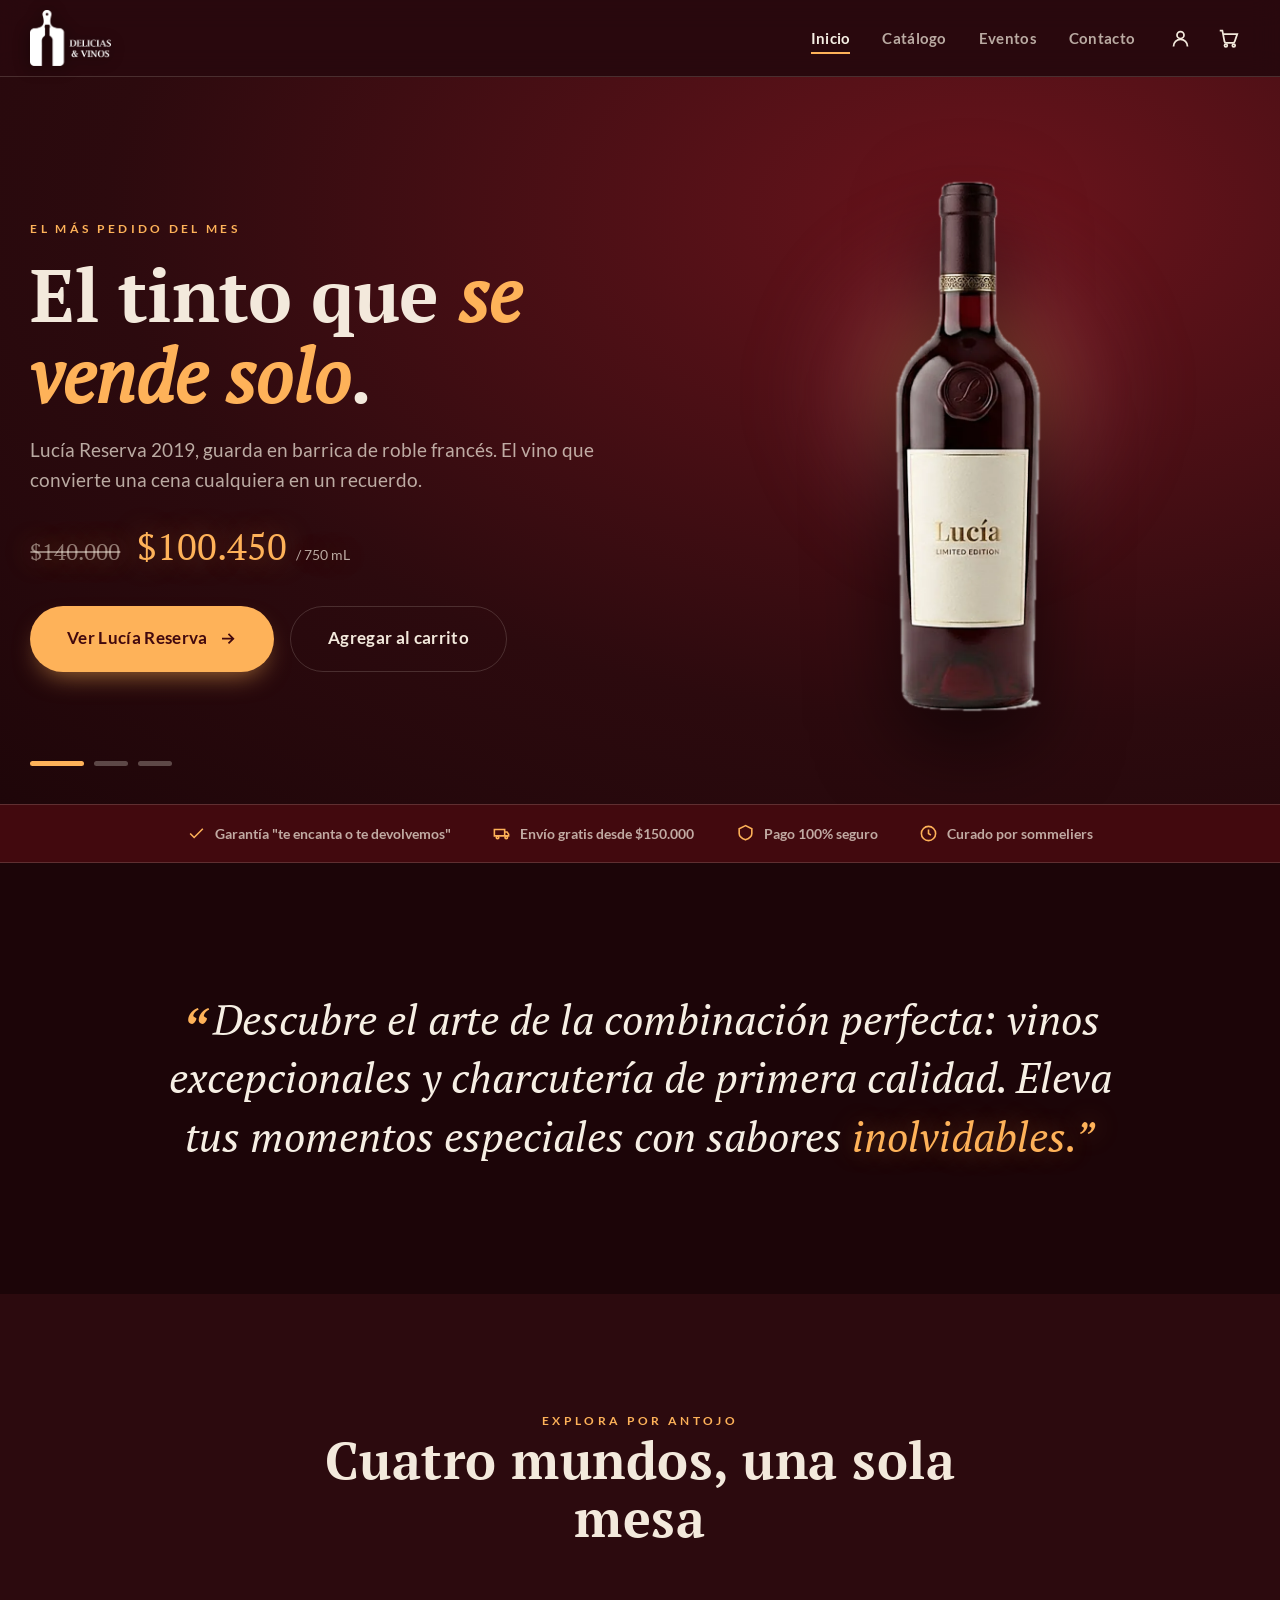
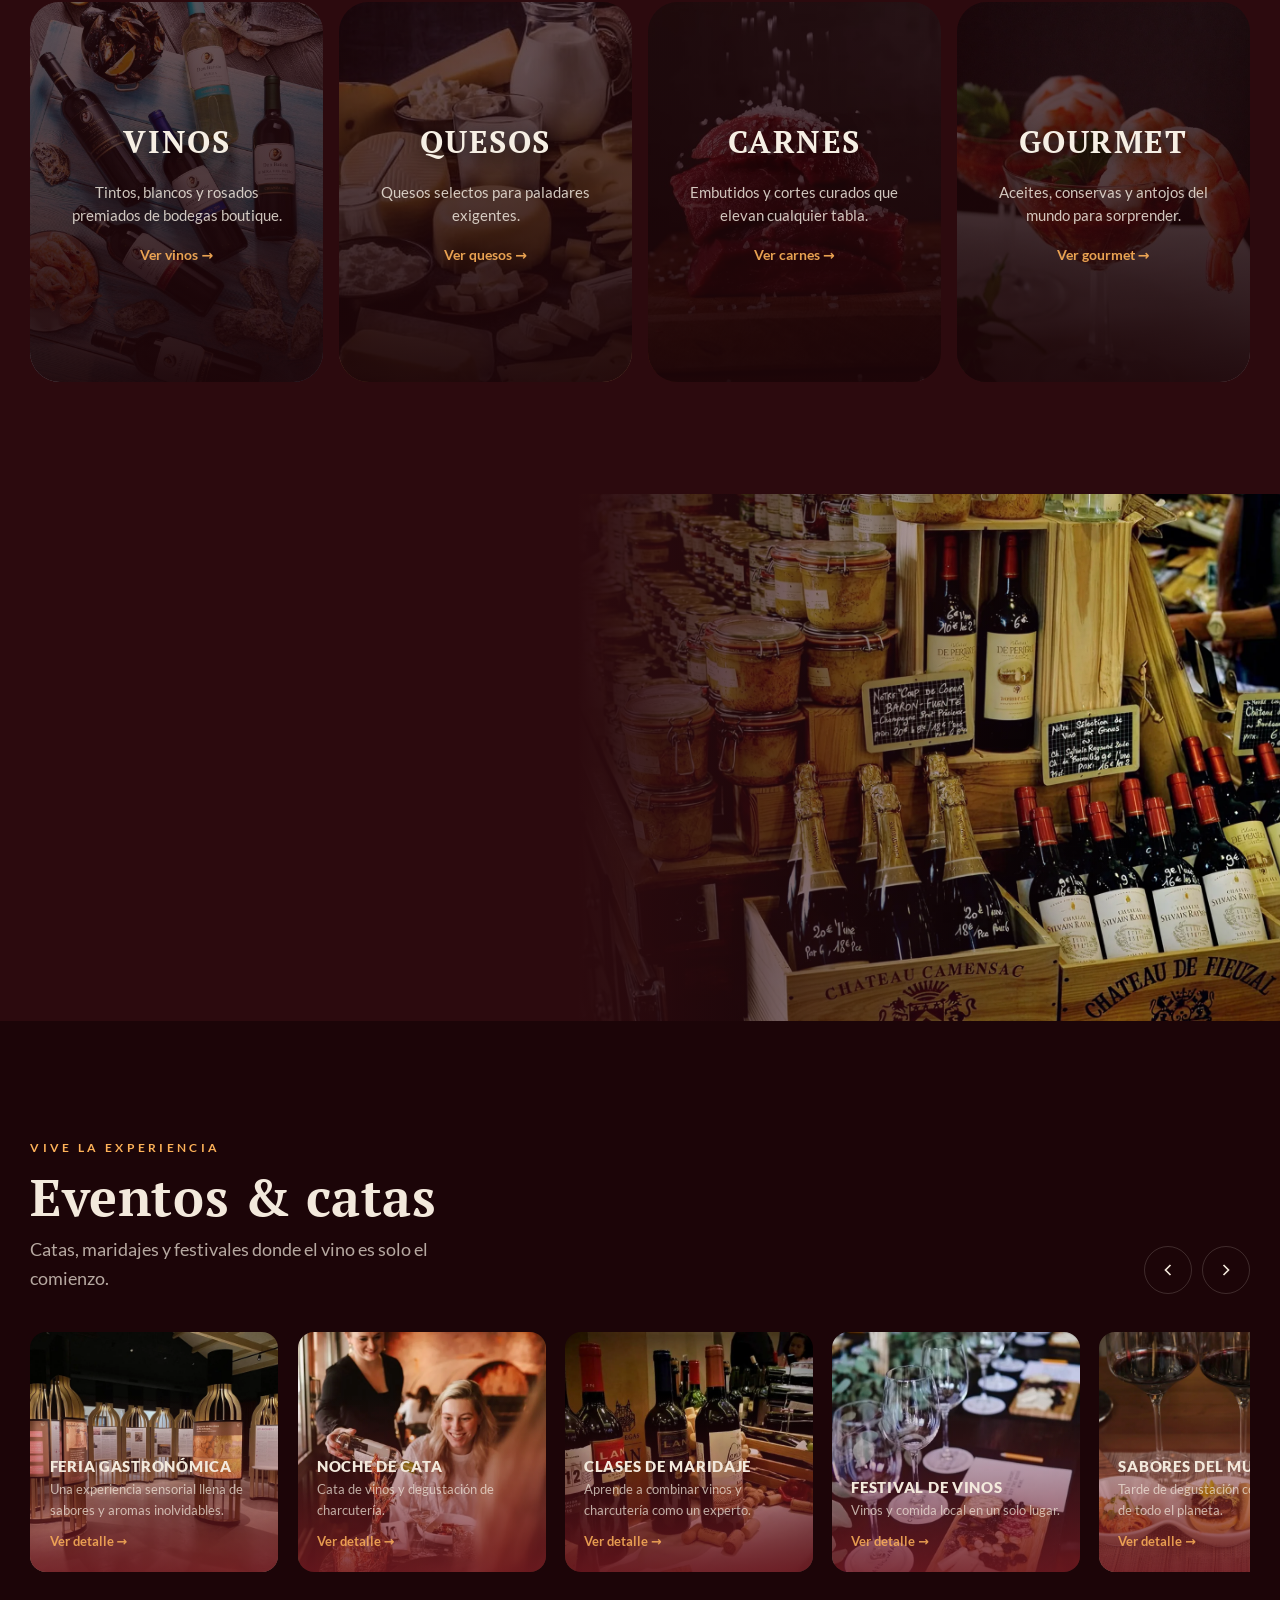
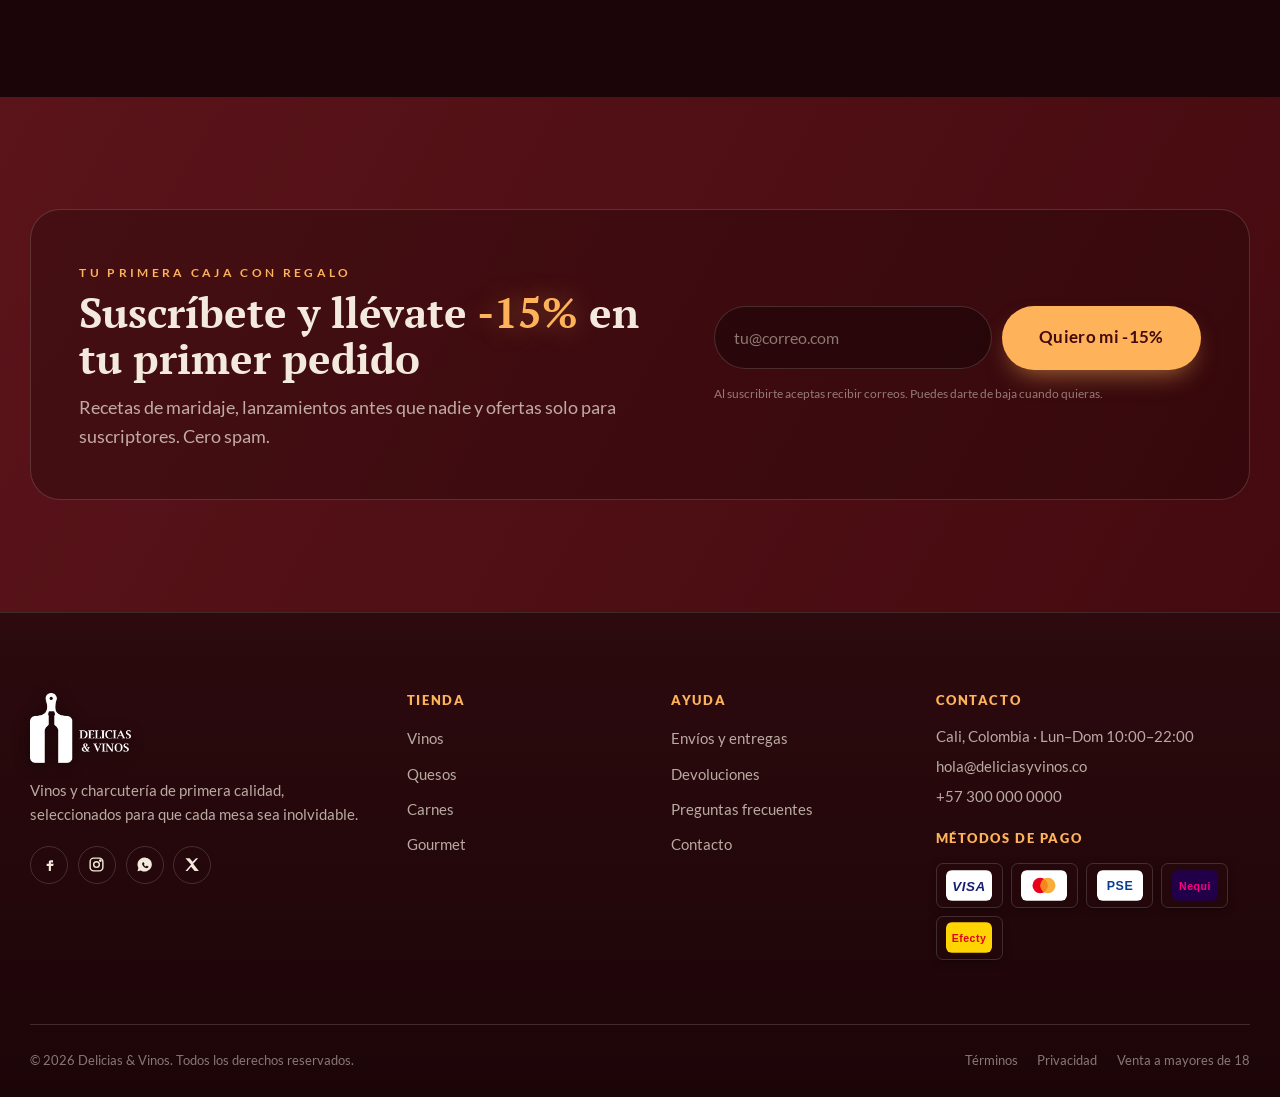
<file: index.html>
<!DOCTYPE html>
<html lang="es">
<head>
  <meta charset="UTF-8" />
  <meta name="viewport" content="width=device-width, initial-scale=1.0" />
  <title>Delicias & Vinos — Vinos y charcutería que se recuerdan</title>
  <meta name="description" content="Vinos seleccionados, quesos, carnes y gourmet de primera calidad. Arma tu caja hoy y recíbela en casa. Ofertas de hasta 75%." />
  <link rel="stylesheet" href="css/base.css" />
  <link rel="stylesheet" href="css/home.css" />
</head>
<body>
  <!-- ===================== HEADER ===================== -->
  <header class="site-header">
    <div class="container header-inner">
      <a class="brand" href="index.html" aria-label="Inicio — Delicias & Vinos">
        <img class="brand__mark" src="assets/img/logo.webp" alt="Delicias & Vinos" />
        <span class="brand__name">Delicias&nbsp;&amp;&nbsp;Vinos<small>Selección gourmet</small></span>
      </a>

      <nav class="main-nav" aria-label="Principal">
        <ul>
          <li><a href="index.html" aria-current="page">Inicio</a></li>
          <li><a href="catalogo.html">Catálogo</a></li>
          <li><a href="index.html#eventos">Eventos</a></li>
          <li><a href="index.html#contacto">Contacto</a></li>
        </ul>
      </nav>

      <div class="header-actions">
        <a class="icon-btn" href="catalogo.html" aria-label="Mi cuenta">
          <svg viewBox="0 0 24 24" fill="none" stroke="currentColor" stroke-width="2"><circle cx="12" cy="8" r="4"/><path d="M4 21a8 8 0 0 1 16 0"/></svg>
        </a>
        <a class="icon-btn" href="catalogo.html" aria-label="Carrito">
          <svg viewBox="0 0 24 24" fill="none" stroke="currentColor" stroke-width="2"><circle cx="9" cy="20" r="1.6"/><circle cx="18" cy="20" r="1.6"/><path d="M2 3h3l2.4 12.4a2 2 0 0 0 2 1.6h7.7a2 2 0 0 0 2-1.6L22 7H6"/></svg>
          <span class="cart-count" style="display:none">0</span>
        </a>
      </div>

      <button class="nav-toggle" aria-label="Abrir menú" aria-expanded="false">
        <svg viewBox="0 0 24 24" fill="none" stroke="currentColor" stroke-width="2"><path d="M3 6h18M3 12h18M3 18h18"/></svg>
      </button>
    </div>
  </header>
  <div class="nav-backdrop" aria-hidden="true"></div>

  <main>
    <!-- ===================== HERO · CARRUSEL DE OFERTAS ===================== -->
    <section class="hero" data-carousel data-interval="6000" aria-label="Ofertas destacadas">
      <div class="hero__track">

        <!-- Slide 1 · Lucía -->
        <article class="hero__slide" data-bg="radial-gradient(120% 120% at 78% 18%, #6a141c, #2c0a0e 58%, #1c0508)">
          <div class="container hero__grid">
            <div class="hero__content">
              <span class="eyebrow">El más pedido del mes</span>
              <h1>El tinto que <em>se vende solo</em>.</h1>
              <p class="hero__sub">Lucía Reserva 2019, guarda en barrica de roble francés. El vino que convierte una cena cualquiera en un recuerdo.</p>
              <p class="hero__price"><s>$140.000</s> $100.450 <span>/ 750 mL</span></p>
              <div class="hero__cta">
                <a class="btn btn--gold btn--lg" href="producto.html">Ver Lucía Reserva
                  <svg viewBox="0 0 24 24" fill="none" stroke="currentColor" stroke-width="2.2"><path d="M5 12h14M13 6l6 6-6 6"/></svg></a>
                <button class="btn btn--ghost btn--lg" data-add-to-cart data-id="lucia-reserva" data-name="Lucía Reserva 2019" data-price="100450">Agregar al carrito</button>
              </div>
            </div>
            <div class="hero__media">
              <span class="bottle-glow" aria-hidden="true"></span>
              <img class="bottle-img" src="assets/img/lucia-bottle.webp" alt="Botella Lucía Reserva 2019" />
            </div>
          </div>
        </article>

        <!-- Slide 2 · Caja Noche Perfecta -->
        <article class="hero__slide" data-bg="radial-gradient(120% 120% at 75% 20%, #5a141a, #2c0a0e 60%, #1c0508)">
          <div class="container hero__grid">
            <div class="hero__content">
              <span class="eyebrow">Combo estrella · -25%</span>
              <h1>La caja <em>Noche Perfecta</em>.</h1>
              <p class="hero__sub">Vino, quesos y charcutería curada en una sola caja lista para servir. Todo lo que necesitas para una velada inolvidable.</p>
              <p class="hero__price"><s>$240.000</s> $180.000 <span>/ caja</span></p>
              <div class="hero__cta">
                <a class="btn btn--gold btn--lg" href="catalogo.html#gourmet">Quiero la caja
                  <svg viewBox="0 0 24 24" fill="none" stroke="currentColor" stroke-width="2.2"><path d="M5 12h14M13 6l6 6-6 6"/></svg></a>
                <a class="btn btn--ghost btn--lg" href="catalogo.html">Ver catálogo</a>
              </div>
            </div>
            <div class="hero__media">
              <span class="media-glow" aria-hidden="true"></span>
              <img class="media-frame" src="assets/img/cat-gourmet.webp" alt="Caja gourmet Noche Perfecta" />
            </div>
          </div>
        </article>

        <!-- Slide 3 · Festival -->
        <article class="hero__slide" data-bg="radial-gradient(120% 120% at 76% 22%, #701820, #2c0a0e 60%, #1c0508)">
          <div class="container hero__grid">
            <div class="hero__content">
              <span class="eyebrow">Semana del vino · -30%</span>
              <h1>Festival de <em>tintos &amp; rosados</em>.</h1>
              <p class="hero__sub">Bodegas boutique premiadas a precio de festival. Descubre tu próxima botella favorita antes de que se agote.</p>
              <p class="hero__price">Desde <strong>$59.000</strong> <span>/ botella</span></p>
              <div class="hero__cta">
                <a class="btn btn--gold btn--lg" href="catalogo.html#vinos">Ver vinos en oferta
                  <svg viewBox="0 0 24 24" fill="none" stroke="currentColor" stroke-width="2.2"><path d="M5 12h14M13 6l6 6-6 6"/></svg></a>
              </div>
            </div>
            <div class="hero__media">
              <span class="media-glow" aria-hidden="true"></span>
              <img class="media-frame" src="assets/img/cat-vinos.webp" alt="Vinos en oferta" />
            </div>
          </div>
        </article>

      </div>

      <div class="hero__controls container">
        <div class="hero__dots" role="tablist" aria-label="Ofertas"></div>
      </div>
    </section>

    <!-- ===================== BARRA DE CONFIANZA ===================== -->
    <div class="trust-bar">
      <div class="container">
        <ul>
          <li><svg viewBox="0 0 24 24" fill="none" stroke="currentColor" stroke-width="2"><path d="M20 6 9 17l-5-5"/></svg>Garantía "te encanta o te devolvemos"</li>
          <li><svg viewBox="0 0 24 24" fill="none" stroke="currentColor" stroke-width="2"><path d="M3 7h13v8H3zM16 10h3l2 3v2h-5"/><circle cx="7" cy="17" r="1.6"/><circle cx="18" cy="17" r="1.6"/></svg>Envío gratis desde $150.000</li>
          <li><svg viewBox="0 0 24 24" fill="none" stroke="currentColor" stroke-width="2"><path d="M12 2 4 6v6c0 5 8 8 8 8s8-3 8-8V6z"/></svg>Pago 100% seguro</li>
          <li><svg viewBox="0 0 24 24" fill="none" stroke="currentColor" stroke-width="2"><circle cx="12" cy="12" r="9"/><path d="M12 7v5l3 2"/></svg>Curado por sommeliers</li>
        </ul>
      </div>
    </div>

    <!-- ===================== INTRO · PULL QUOTE (Figma) ===================== -->
    <section class="quote-section">
      <div class="container">
        <blockquote class="pull-quote reveal">
          <span class="q">&ldquo;</span>Descubre el arte de la combinación perfecta: vinos excepcionales y charcutería de primera calidad. Eleva tus momentos especiales con sabores <span class="accent">inolvidables.&rdquo;</span>
        </blockquote>
      </div>
    </section>

    <!-- ===================== CATEGORÍAS · HOVER REVEAL ===================== -->
    <section class="section cats">
      <div class="container">
        <div class="section-head reveal">
          <span class="eyebrow">Explora por antojo</span>
          <h2 class="section-title">Cuatro mundos, una sola mesa</h2>
        </div>
        <div class="cats-row reveal-group">
          <a class="cat-panel" href="catalogo.html#vinos">
            <span class="cat-panel__bg" style="background-image:url('assets/img/cat-vinos.webp')"></span>
            <span class="cat-panel__title">Vinos</span>
            <span class="cat-panel__desc">Tintos, blancos y rosados premiados de bodegas boutique.</span>
            <span class="cat-panel__link">Ver vinos →</span>
          </a>
          <a class="cat-panel" href="catalogo.html#quesos">
            <span class="cat-panel__bg" style="background-image:url('assets/img/cat-quesos.webp')"></span>
            <span class="cat-panel__title">Quesos</span>
            <span class="cat-panel__desc">Quesos selectos para paladares exigentes.</span>
            <span class="cat-panel__link">Ver quesos →</span>
          </a>
          <a class="cat-panel" href="catalogo.html#carnes">
            <span class="cat-panel__bg" style="background-image:url('assets/img/cat-carnes.webp')"></span>
            <span class="cat-panel__title">Carnes</span>
            <span class="cat-panel__desc">Embutidos y cortes curados que elevan cualquier tabla.</span>
            <span class="cat-panel__link">Ver carnes →</span>
          </a>
          <a class="cat-panel" href="catalogo.html#gourmet">
            <span class="cat-panel__bg" style="background-image:url('assets/img/cat-gourmet.webp')"></span>
            <span class="cat-panel__title">Gourmet</span>
            <span class="cat-panel__desc">Aceites, conservas y antojos del mundo para sorprender.</span>
            <span class="cat-panel__link">Ver gourmet →</span>
          </a>
        </div>
      </div>
    </section>

    <!-- ===================== TIENDAS CERCANAS (Figma) ===================== -->
    <section class="stores">
      <div class="stores__photo" role="img" aria-label="Tienda de vinos y charcutería"></div>
      <div class="container">
        <div class="stores__content reveal">
          <span class="eyebrow">Recoge hoy mismo</span>
          <h2 class="section-title">Descubre tiendas <span class="accent">cercanas</span></h2>
          <div class="deco-line"></div>
          <p class="lead">Comparte tu ubicación para explorar nuestra sección de vinos y charcutería de primera calidad — y recógela sin esperar el envío.</p>
          <button class="btn btn--gold btn--lg">
            <svg viewBox="0 0 24 24" fill="none" stroke="currentColor" stroke-width="2"><path d="M12 2C8 2 5 5 5 9c0 5 7 13 7 13s7-8 7-13c0-4-3-7-7-7z"/><circle cx="12" cy="9" r="2.4"/></svg>
            Dar ubicación
          </button>
        </div>
      </div>
    </section>

    <!-- ===================== EVENTOS ===================== -->
    <section class="section events" id="eventos">
      <div class="container">
        <div class="events__head reveal">
          <div>
            <span class="eyebrow">Vive la experiencia</span>
            <h2 class="section-title">Eventos &amp; catas</h2>
            <p class="lead">Catas, maridajes y festivales donde el vino es solo el comienzo.</p>
          </div>
          <div class="events-nav">
            <button class="prev" aria-label="Anterior"><svg viewBox="0 0 24 24" fill="none" stroke="currentColor" stroke-width="2"><path d="M15 6l-6 6 6 6"/></svg></button>
            <button class="next" aria-label="Siguiente"><svg viewBox="0 0 24 24" fill="none" stroke="currentColor" stroke-width="2"><path d="M9 6l6 6-6 6"/></svg></button>
          </div>
        </div>
        <div class="events-track">
          <a class="event-card" href="evento.html?id=feria"><img src="assets/img/ev-feria.webp" alt="" loading="lazy" />
            <div class="event-card__body"><h4>Feria Gastronómica</h4><p>Una experiencia sensorial llena de sabores y aromas inolvidables.</p><span class="event-card__more">Ver detalle →</span></div></a>
          <a class="event-card" href="evento.html?id=cata"><img src="assets/img/ev-cata.webp" alt="" loading="lazy" />
            <div class="event-card__body"><h4>Noche de Cata</h4><p>Cata de vinos y degustación de charcutería.</p><span class="event-card__more">Ver detalle →</span></div></a>
          <a class="event-card" href="evento.html?id=clases"><img src="assets/img/ev-clases.webp" alt="" loading="lazy" />
            <div class="event-card__body"><h4>Clases de Maridaje</h4><p>Aprende a combinar vinos y charcutería como un experto.</p><span class="event-card__more">Ver detalle →</span></div></a>
          <a class="event-card" href="evento.html?id=festival"><img src="assets/img/ev-festival.webp" alt="" loading="lazy" />
            <div class="event-card__body"><h4>Festival de Vinos</h4><p>Vinos y comida local en un solo lugar.</p><span class="event-card__more">Ver detalle →</span></div></a>
          <a class="event-card" href="evento.html?id=sabores"><img src="assets/img/ev-degustacion.webp" alt="" loading="lazy" />
            <div class="event-card__body"><h4>Sabores del Mundo</h4><p>Tarde de degustación con productos de todo el planeta.</p><span class="event-card__more">Ver detalle →</span></div></a>
        </div>
      </div>
    </section>

    <!-- ===================== CTA · SUSCRÍBETE ===================== -->
    <section class="section cta-final">
      <div class="container">
        <div class="subscribe-card reveal">
          <div class="subscribe-card__text">
            <span class="eyebrow">Tu primera caja con regalo</span>
            <h2>Suscríbete y llévate <span class="accent">-15%</span> en tu primer pedido</h2>
            <p class="lead">Recetas de maridaje, lanzamientos antes que nadie y ofertas solo para suscriptores. Cero spam.</p>
          </div>
          <div class="subscribe-card__form">
            <form class="subscribe" onsubmit="this.reset();alert('¡Listo! Revisa tu correo para el cupón.');return false;">
              <input type="email" required placeholder="tu@correo.com" aria-label="Correo electrónico" />
              <button class="btn btn--gold btn--lg" type="submit">Quiero mi -15%</button>
            </form>
            <p class="fineprint">Al suscribirte aceptas recibir correos. Puedes darte de baja cuando quieras.</p>
          </div>
        </div>
      </div>
    </section>
  </main>

  <!-- ===================== FOOTER ===================== -->
  <footer class="site-footer" id="contacto">
    <div class="container">
      <div class="footer-grid">
        <div class="footer-col footer-brand">
          <a class="brand" href="index.html">
            <img class="brand__mark" src="assets/img/logo.webp" alt="Delicias & Vinos" />
            <span class="brand__name">Delicias&nbsp;&amp;&nbsp;Vinos<small>Selección gourmet</small></span>
          </a>
          <p>Vinos y charcutería de primera calidad, seleccionados para que cada mesa sea inolvidable.</p>
          <div class="socials">
            <a href="#" aria-label="Facebook"><svg viewBox="0 0 24 24" fill="currentColor"><path d="M14 9h3V6h-3c-2 0-3 1-3 3v2H8v3h3v7h3v-7h3l1-3h-4V9c0-.6.4-1 1-1z"/></svg></a>
            <a href="#" aria-label="Instagram"><svg viewBox="0 0 24 24" fill="none" stroke="currentColor" stroke-width="2"><rect x="3" y="3" width="18" height="18" rx="5"/><circle cx="12" cy="12" r="4"/><circle cx="17.5" cy="6.5" r="1" fill="currentColor"/></svg></a>
            <a href="#" aria-label="WhatsApp"><svg viewBox="0 0 24 24" fill="currentColor"><path d="M12 2a10 10 0 0 0-8.6 15l-1.3 4.7 4.8-1.3A10 10 0 1 0 12 2zm5.3 14c-.2.6-1.3 1.2-1.8 1.2-.5.1-1 .1-1.7-.1-2.4-.9-4-3.2-4.1-3.4-.1-.2-1-1.3-1-2.5s.6-1.8.9-2c.2-.2.4-.3.6-.3h.4c.2 0 .4 0 .6.5l.7 1.7c.1.2 0 .4-.1.5l-.4.5c-.1.2-.3.3-.1.6.2.3.8 1.2 1.6 1.6 1 .6 1.2.4 1.4.2l.6-.7c.2-.2.3-.2.6-.1l1.6.8c.2.1.4.2.4.3.1.2.1.5 0 .8z"/></svg></a>
            <a href="#" aria-label="X"><svg viewBox="0 0 24 24" fill="currentColor"><path d="M17 3h3l-7 8 8 10h-6l-5-6-5 6H2l8-9L2 3h6l4 5z"/></svg></a>
          </div>
        </div>
        <div class="footer-col">
          <h4>Tienda</h4>
          <ul>
            <li><a href="catalogo.html#vinos">Vinos</a></li>
            <li><a href="catalogo.html#quesos">Quesos</a></li>
            <li><a href="catalogo.html#carnes">Carnes</a></li>
            <li><a href="catalogo.html#gourmet">Gourmet</a></li>
          </ul>
        </div>
        <div class="footer-col">
          <h4>Ayuda</h4>
          <ul>
            <li><a href="#">Envíos y entregas</a></li>
            <li><a href="#">Devoluciones</a></li>
            <li><a href="#">Preguntas frecuentes</a></li>
            <li><a href="index.html#contacto">Contacto</a></li>
          </ul>
        </div>
        <div class="footer-col">
          <h4>Contacto</h4>
          <p>Cali, Colombia · Lun&ndash;Dom 10:00&ndash;22:00</p>
          <p style="margin-top:.4rem"><a href="mailto:hola@deliciasyvinos.co">hola@deliciasyvinos.co</a></p>
          <p style="margin-top:.4rem"><a href="tel:+573000000000">+57 300 000 0000</a></p>
          <h4 style="margin-top:1.4rem">Métodos de pago</h4>
          <div class="pay-methods" aria-label="Métodos de pago">
            <!-- VISA -->
            <span class="pay" title="Visa"><svg viewBox="0 0 48 32" aria-hidden="true"><rect width="48" height="32" rx="5" fill="#fff"/><text x="24" y="22" text-anchor="middle" font-family="Arial, sans-serif" font-weight="800" font-style="italic" font-size="14" fill="#1a1f71">VISA</text></svg></span>
            <!-- Mastercard -->
            <span class="pay" title="Mastercard"><svg viewBox="0 0 48 32" aria-hidden="true"><rect width="48" height="32" rx="5" fill="#fff"/><circle cx="20" cy="16" r="8" fill="#eb001b"/><circle cx="28" cy="16" r="8" fill="#f79e1b" fill-opacity="0.85"/></svg></span>
            <!-- PSE -->
            <span class="pay" title="PSE"><svg viewBox="0 0 48 32" aria-hidden="true"><rect width="48" height="32" rx="5" fill="#fff"/><text x="24" y="21" text-anchor="middle" font-family="Arial, sans-serif" font-weight="800" font-size="13" fill="#0a3d8f">PSE</text></svg></span>
            <!-- Nequi -->
            <span class="pay" title="Nequi"><svg viewBox="0 0 48 32" aria-hidden="true"><rect width="48" height="32" rx="5" fill="#210049"/><text x="24" y="21" text-anchor="middle" font-family="Arial, sans-serif" font-weight="800" font-size="11" fill="#ff0082">Nequi</text></svg></span>
            <!-- Efecty -->
            <span class="pay" title="Efecty"><svg viewBox="0 0 48 32" aria-hidden="true"><rect width="48" height="32" rx="5" fill="#ffd400"/><text x="24" y="21" text-anchor="middle" font-family="Arial, sans-serif" font-weight="800" font-size="11" fill="#e2001a">Efecty</text></svg></span>
          </div>
        </div>
      </div>
      <div class="footer-bottom">
        <span>&copy; <span data-year>2026</span> Delicias &amp; Vinos. Todos los derechos reservados.</span>
        <span class="legal"><a href="#">Términos</a><a href="#">Privacidad</a><a href="#">Venta a mayores de 18</a></span>
      </div>
    </div>
  </footer>

  <script src="js/main.js"></script>
  <script src="js/home.js"></script>
  <script>
    // Agregar al carrito desde el hero (mock)
    document.querySelectorAll("[data-add-to-cart]").forEach((b) => {
      b.addEventListener("click", () => {
        const n = window.DV.addToCart({ id: b.dataset.id, name: b.dataset.name, price: +b.dataset.price });
        const t = b.textContent;
        b.textContent = "¡Agregado! (" + n + ")";
        setTimeout(() => (b.textContent = t), 1400);
      });
    });
  </script>
</body>
</html>
</file>
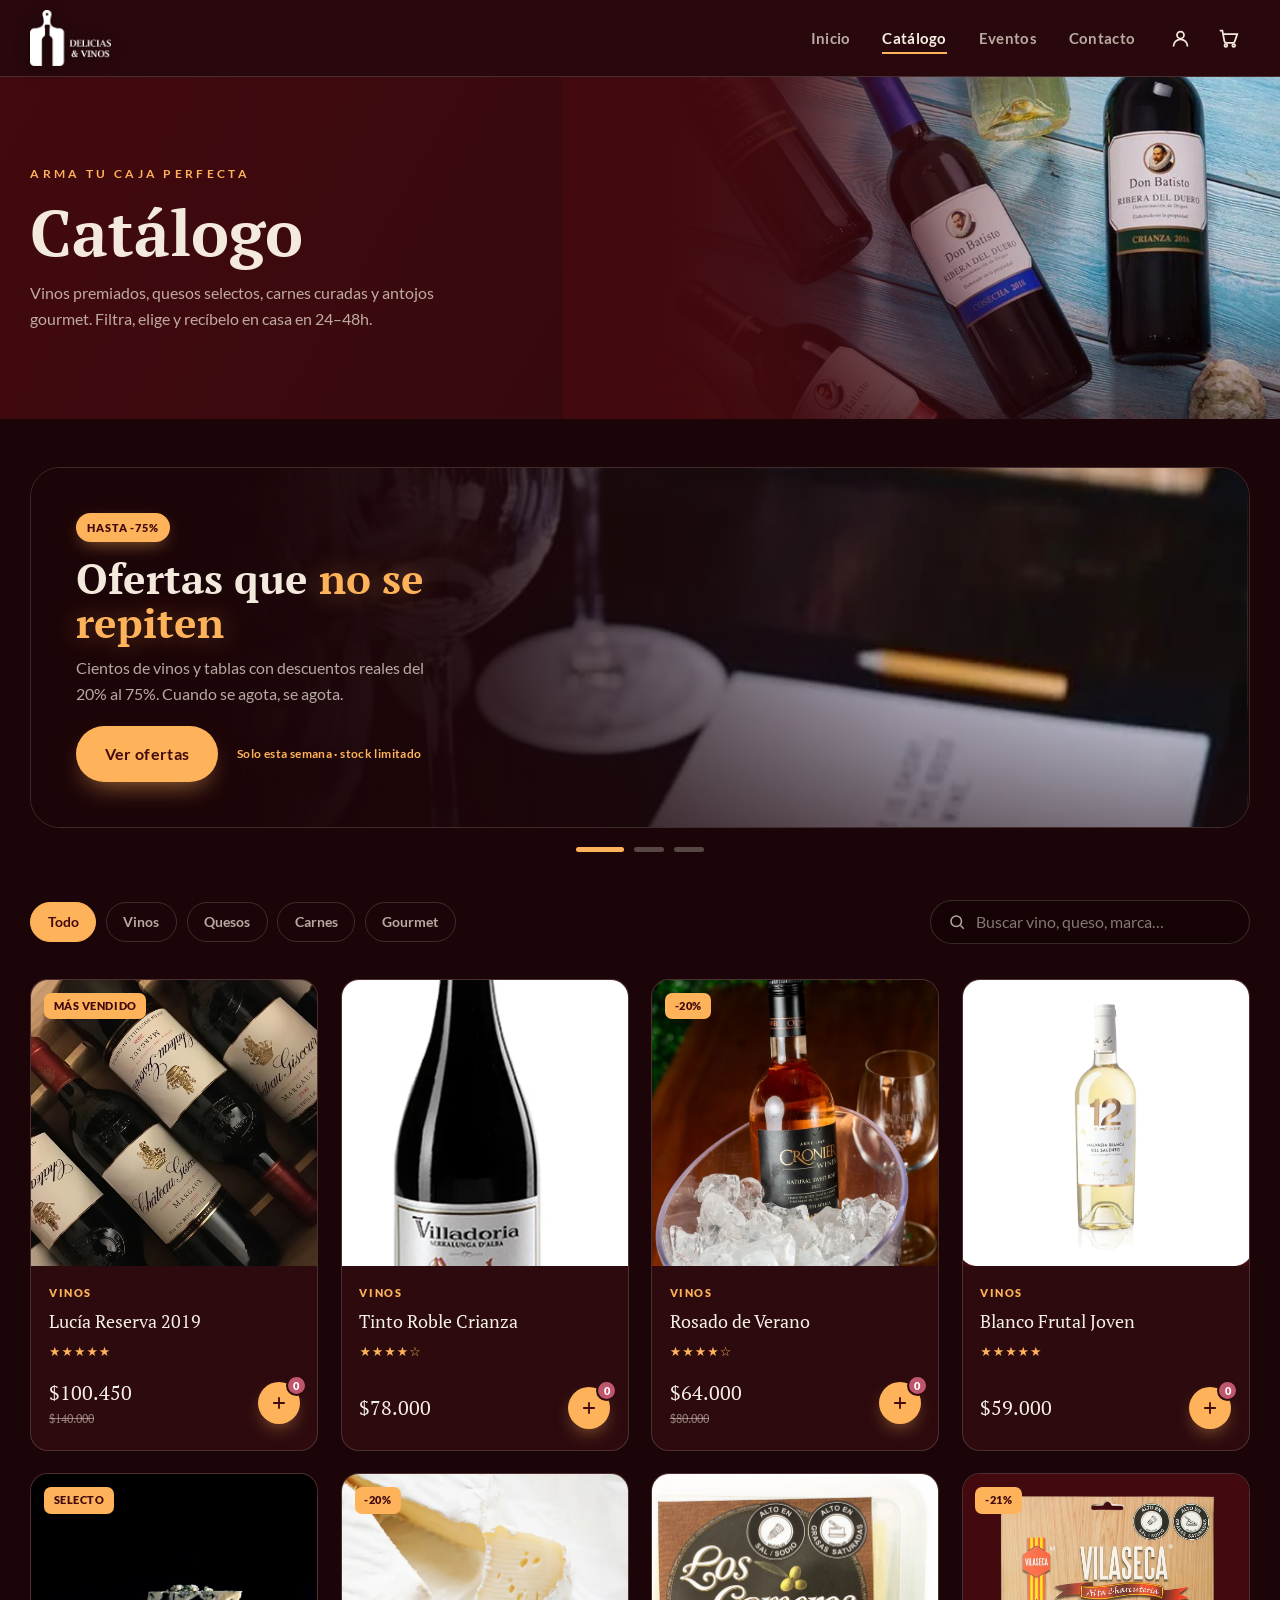
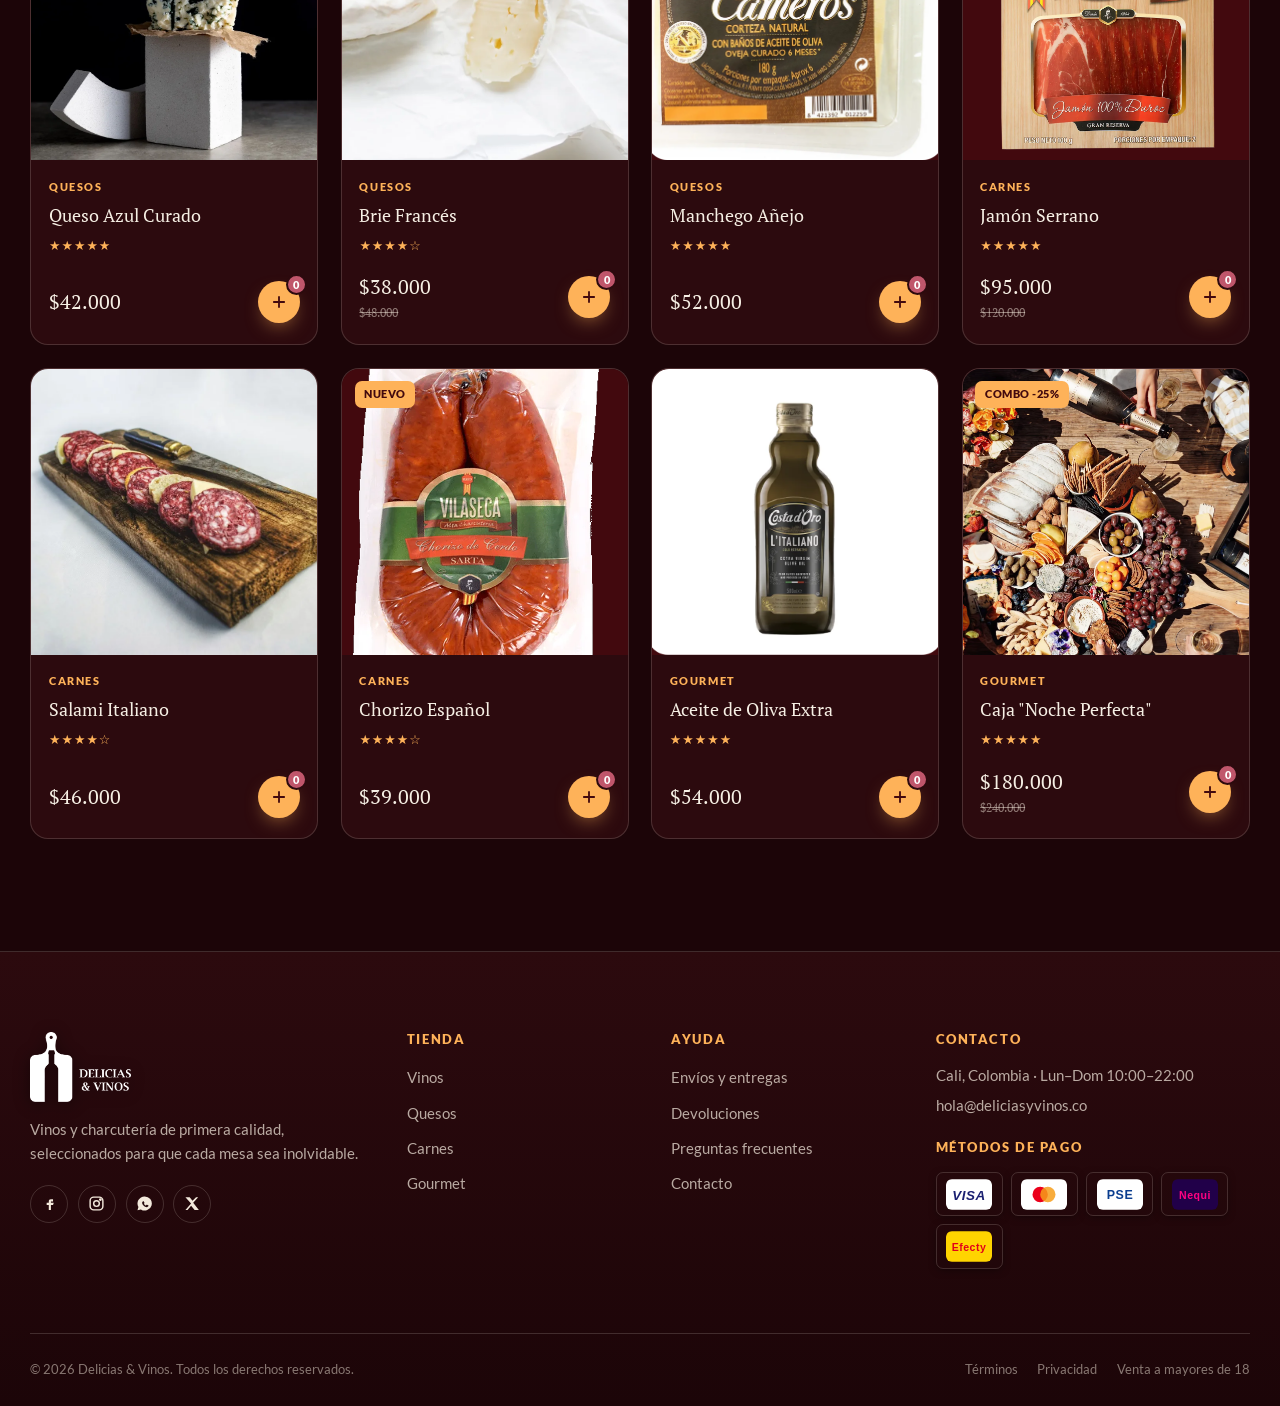
<file: catalogo.html>
<!DOCTYPE html>
<html lang="es">
<head>
  <meta charset="UTF-8" />
  <meta name="viewport" content="width=device-width, initial-scale=1.0" />
  <title>Catálogo — Delicias & Vinos</title>
  <meta name="description" content="Explora vinos, quesos, carnes y gourmet seleccionados. Filtra por categoría y arma tu caja." />
  <link rel="stylesheet" href="css/base.css" />
  <link rel="stylesheet" href="css/home.css" />
  <link rel="stylesheet" href="css/producto.css" />
</head>
<body>
  <!-- HEADER -->
  <header class="site-header">
    <div class="container header-inner">
      <a class="brand" href="index.html" aria-label="Inicio — Delicias & Vinos">
        <img class="brand__mark" src="assets/img/logo.webp" alt="Delicias & Vinos" />
        <span class="brand__name">Delicias&nbsp;&amp;&nbsp;Vinos<small>Selección gourmet</small></span>
      </a>
      <nav class="main-nav" aria-label="Principal">
        <ul>
          <li><a href="index.html">Inicio</a></li>
          <li><a href="catalogo.html" aria-current="page">Catálogo</a></li>
          <li><a href="index.html#eventos">Eventos</a></li>
          <li><a href="index.html#contacto">Contacto</a></li>
        </ul>
      </nav>
      <div class="header-actions">
        <a class="icon-btn" href="catalogo.html" aria-label="Mi cuenta"><svg viewBox="0 0 24 24" fill="none" stroke="currentColor" stroke-width="2"><circle cx="12" cy="8" r="4"/><path d="M4 21a8 8 0 0 1 16 0"/></svg></a>
        <a class="icon-btn" href="catalogo.html" aria-label="Carrito"><svg viewBox="0 0 24 24" fill="none" stroke="currentColor" stroke-width="2"><circle cx="9" cy="20" r="1.6"/><circle cx="18" cy="20" r="1.6"/><path d="M2 3h3l2.4 12.4a2 2 0 0 0 2 1.6h7.7a2 2 0 0 0 2-1.6L22 7H6"/></svg><span class="cart-count" style="display:none">0</span></a>
      </div>
      <button class="nav-toggle" aria-label="Abrir menú" aria-expanded="false"><svg viewBox="0 0 24 24" fill="none" stroke="currentColor" stroke-width="2"><path d="M3 6h18M3 12h18M3 18h18"/></svg></button>
    </div>
  </header>
  <div class="nav-backdrop" aria-hidden="true"></div>

  <main>
    <!-- HERO CATÁLOGO con imagen a la derecha -->
    <section class="catalog-hero">
      <div class="catalog-hero__photo" role="img" aria-label="Vinos seleccionados"></div>
      <div class="container">
        <div class="catalog-hero__content reveal">
          <span class="eyebrow">Arma tu caja perfecta</span>
          <h1>Catálogo</h1>
          <p>Vinos premiados, quesos selectos, carnes curadas y antojos gourmet. Filtra, elige y recíbelo en casa en 24&ndash;48h.</p>
        </div>
      </div>
    </section>

    <!-- CARRUSEL DE OFERTAS (auto) -->
    <section class="offers-carousel" data-offers data-interval="5500" aria-label="Ofertas">
      <div class="container">
        <div class="offers-viewport">
          <div class="offers-track">
            <article class="offer-slide">
              <div class="offer-slide__media" style="background-image:url('assets/img/ev-festival.webp')"></div>
              <div class="offer-slide__inner">
                <span class="offer-badge">Hasta -75%</span>
                <h3>Ofertas que <span class="accent">no se repiten</span></h3>
                <p>Cientos de vinos y tablas con descuentos reales del 20% al 75%. Cuando se agota, se agota.</p>
                <div class="offer-slide__cta">
                  <a class="btn btn--gold" href="catalogo.html#vinos">Ver ofertas</a>
                  <span class="offer-meta">Solo esta semana · stock limitado</span>
                </div>
              </div>
            </article>
            <article class="offer-slide">
              <div class="offer-slide__media" style="background-image:url('assets/img/cat-quesos.webp')"></div>
              <div class="offer-slide__inner">
                <span class="offer-badge">2 × 1</span>
                <h3>Lleva 2, paga 1 en <span class="accent">quesos selectos</span></h3>
                <p>El doble de sabor por el mismo precio. Brie francés, azul curado y manchego añejo para tu próxima tabla.</p>
                <div class="offer-slide__cta">
                  <a class="btn btn--gold" href="catalogo.html#quesos">Aprovechar 2×1</a>
                  <span class="offer-meta">Hasta agotar existencias</span>
                </div>
              </div>
            </article>
            <article class="offer-slide">
              <div class="offer-slide__media" style="background-image:url('assets/img/cat-gourmet.webp')"></div>
              <div class="offer-slide__inner">
                <span class="offer-badge">-25%</span>
                <h3>Caja <span class="accent">Noche Perfecta</span></h3>
                <p>Vino, quesos y charcutería curada en una sola caja lista para servir. Tu velada inolvidable, sin pensar en nada.</p>
                <div class="offer-slide__cta">
                  <a class="btn btn--gold" href="catalogo.html#gourmet">Quiero la caja</a>
                  <span class="offer-meta">Envío gratis incluido</span>
                </div>
              </div>
            </article>
          </div>
        </div>
        <div class="offers-dots" role="tablist" aria-label="Ofertas"></div>
      </div>
    </section>

    <!-- TOOLBAR: filtros + búsqueda -->
    <section class="section" style="background:var(--wine-950);padding-top:clamp(2rem,5vw,3rem)">
      <div class="container">
        <div class="catalog-toolbar">
          <div class="filters" role="tablist" aria-label="Filtrar por categoría">
            <button class="active" data-filter="all">Todo</button>
            <button data-filter="vinos">Vinos</button>
            <button data-filter="quesos">Quesos</button>
            <button data-filter="carnes">Carnes</button>
            <button data-filter="gourmet">Gourmet</button>
          </div>
          <div class="search-box">
            <svg viewBox="0 0 24 24" fill="none" stroke="currentColor" stroke-width="2"><circle cx="11" cy="11" r="7"/><path d="m21 21-4.3-4.3"/></svg>
            <input type="search" id="search" placeholder="Buscar vino, queso, marca…" aria-label="Buscar productos" />
          </div>
        </div>

        <div class="product-grid-shop" id="grid"><!-- inyectado por JS --></div>
        <p id="no-results" class="no-results" hidden>No encontramos productos. Prueba otra búsqueda.</p>
      </div>
    </section>
  </main>

  <!-- FOOTER -->
  <footer class="site-footer" id="contacto">
    <div class="container">
      <div class="footer-grid">
        <div class="footer-col footer-brand">
          <a class="brand" href="index.html"><img class="brand__mark" src="assets/img/logo.webp" alt="Delicias & Vinos" /><span class="brand__name">Delicias&nbsp;&amp;&nbsp;Vinos<small>Selección gourmet</small></span></a>
          <p>Vinos y charcutería de primera calidad, seleccionados para que cada mesa sea inolvidable.</p>
          <div class="socials">
            <a href="#" aria-label="Facebook"><svg viewBox="0 0 24 24" fill="currentColor"><path d="M14 9h3V6h-3c-2 0-3 1-3 3v2H8v3h3v7h3v-7h3l1-3h-4V9c0-.6.4-1 1-1z"/></svg></a>
            <a href="#" aria-label="Instagram"><svg viewBox="0 0 24 24" fill="none" stroke="currentColor" stroke-width="2"><rect x="3" y="3" width="18" height="18" rx="5"/><circle cx="12" cy="12" r="4"/><circle cx="17.5" cy="6.5" r="1" fill="currentColor"/></svg></a>
            <a href="#" aria-label="WhatsApp"><svg viewBox="0 0 24 24" fill="currentColor"><path d="M12 2a10 10 0 0 0-8.6 15l-1.3 4.7 4.8-1.3A10 10 0 1 0 12 2zm5.3 14c-.2.6-1.3 1.2-1.8 1.2-.5.1-1 .1-1.7-.1-2.4-.9-4-3.2-4.1-3.4-.1-.2-1-1.3-1-2.5s.6-1.8.9-2c.2-.2.4-.3.6-.3h.4c.2 0 .4 0 .6.5l.7 1.7c.1.2 0 .4-.1.5l-.4.5c-.1.2-.3.3-.1.6.2.3.8 1.2 1.6 1.6 1 .6 1.2.4 1.4.2l.6-.7c.2-.2.3-.2.6-.1l1.6.8c.2.1.4.2.4.3.1.2.1.5 0 .8z"/></svg></a>
            <a href="#" aria-label="X"><svg viewBox="0 0 24 24" fill="currentColor"><path d="M17 3h3l-7 8 8 10h-6l-5-6-5 6H2l8-9L2 3h6l4 5z"/></svg></a>
          </div>
        </div>
        <div class="footer-col"><h4>Tienda</h4><ul>
          <li><a href="catalogo.html#vinos">Vinos</a></li><li><a href="catalogo.html#quesos">Quesos</a></li>
          <li><a href="catalogo.html#carnes">Carnes</a></li><li><a href="catalogo.html#gourmet">Gourmet</a></li></ul></div>
        <div class="footer-col"><h4>Ayuda</h4><ul>
          <li><a href="#">Envíos y entregas</a></li><li><a href="#">Devoluciones</a></li>
          <li><a href="#">Preguntas frecuentes</a></li><li><a href="index.html#contacto">Contacto</a></li></ul></div>
        <div class="footer-col">
          <h4>Contacto</h4>
          <p>Cali, Colombia · Lun&ndash;Dom 10:00&ndash;22:00</p>
          <p style="margin-top:.4rem"><a href="mailto:hola@deliciasyvinos.co">hola@deliciasyvinos.co</a></p>
          <h4 style="margin-top:1.4rem">Métodos de pago</h4>
          <div class="pay-methods" aria-label="Métodos de pago">
            <span class="pay" title="Visa"><svg viewBox="0 0 48 32" aria-hidden="true"><rect width="48" height="32" rx="5" fill="#fff"/><text x="24" y="22" text-anchor="middle" font-family="Arial, sans-serif" font-weight="800" font-style="italic" font-size="14" fill="#1a1f71">VISA</text></svg></span>
            <span class="pay" title="Mastercard"><svg viewBox="0 0 48 32" aria-hidden="true"><rect width="48" height="32" rx="5" fill="#fff"/><circle cx="20" cy="16" r="8" fill="#eb001b"/><circle cx="28" cy="16" r="8" fill="#f79e1b" fill-opacity="0.85"/></svg></span>
            <span class="pay" title="PSE"><svg viewBox="0 0 48 32" aria-hidden="true"><rect width="48" height="32" rx="5" fill="#fff"/><text x="24" y="21" text-anchor="middle" font-family="Arial, sans-serif" font-weight="800" font-size="13" fill="#0a3d8f">PSE</text></svg></span>
            <span class="pay" title="Nequi"><svg viewBox="0 0 48 32" aria-hidden="true"><rect width="48" height="32" rx="5" fill="#210049"/><text x="24" y="21" text-anchor="middle" font-family="Arial, sans-serif" font-weight="800" font-size="11" fill="#ff0082">Nequi</text></svg></span>
            <span class="pay" title="Efecty"><svg viewBox="0 0 48 32" aria-hidden="true"><rect width="48" height="32" rx="5" fill="#ffd400"/><text x="24" y="21" text-anchor="middle" font-family="Arial, sans-serif" font-weight="800" font-size="11" fill="#e2001a">Efecty</text></svg></span>
          </div>
        </div>
      </div>
      <div class="footer-bottom">
        <span>&copy; <span data-year>2026</span> Delicias &amp; Vinos. Todos los derechos reservados.</span>
        <span class="legal"><a href="#">Términos</a><a href="#">Privacidad</a><a href="#">Venta a mayores de 18</a></span>
      </div>
    </div>
  </footer>

  <script src="js/main.js"></script>
  <script src="js/products.js"></script>
  <script src="js/catalogo.js"></script>
</body>
</html>
</file>
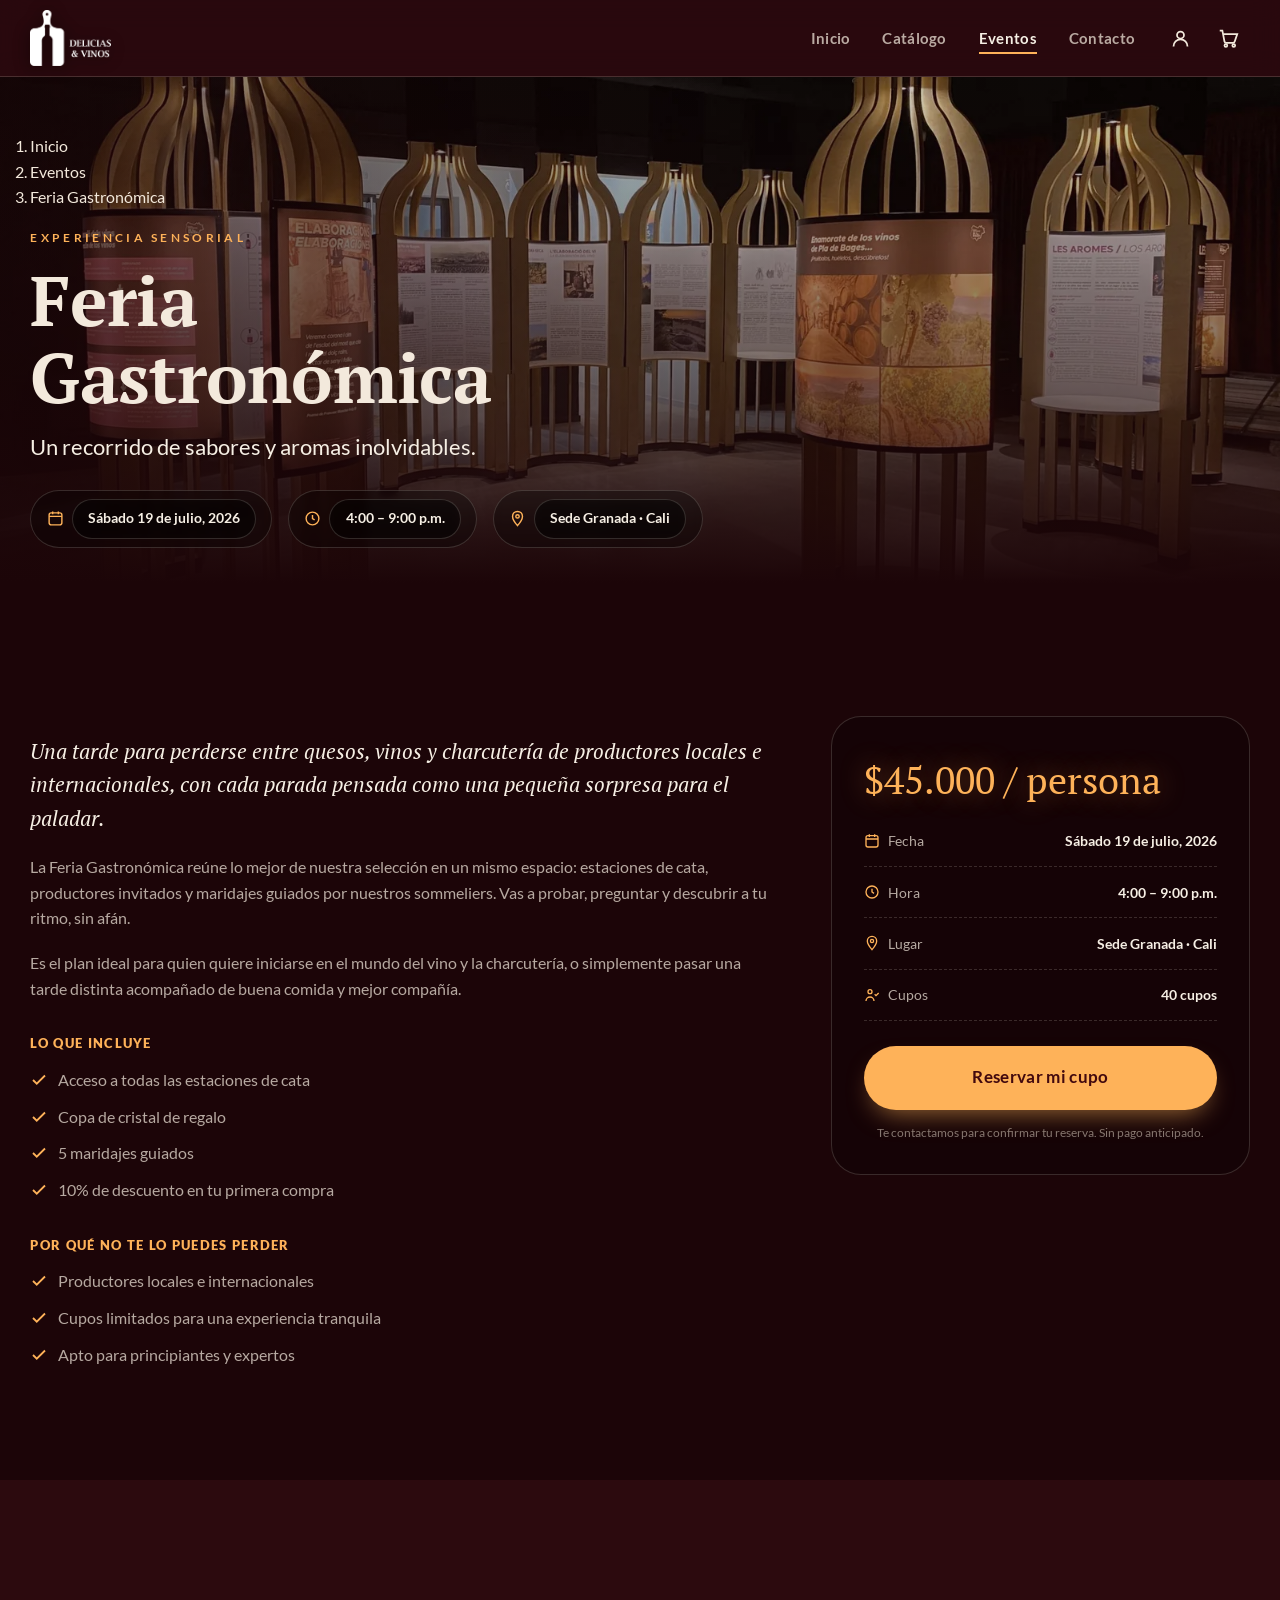
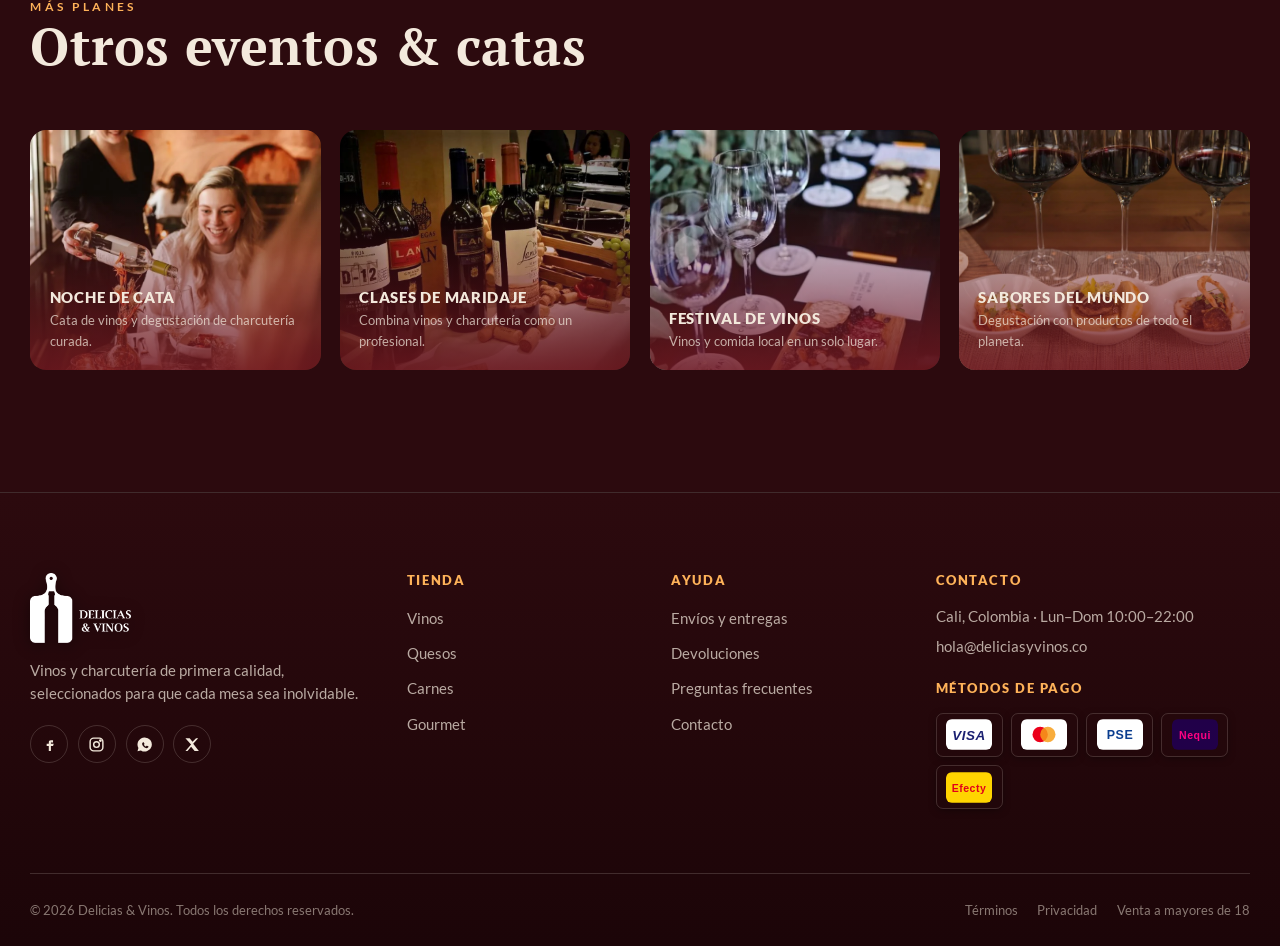
<file: evento.html>
<!DOCTYPE html>
<html lang="es">
<head>
  <meta charset="UTF-8" />
  <meta name="viewport" content="width=device-width, initial-scale=1.0" />
  <title>Evento — Delicias & Vinos</title>
  <meta name="description" content="Detalle del evento: fecha, lugar, qué incluye y cómo reservar tu cupo." />
  <link rel="stylesheet" href="css/base.css" />
  <link rel="stylesheet" href="css/home.css" />
  <link rel="stylesheet" href="css/evento.css" />
</head>
<body>
  <!-- HEADER -->
  <header class="site-header">
    <div class="container header-inner">
      <a class="brand" href="index.html" aria-label="Inicio — Delicias & Vinos">
        <img class="brand__mark" src="assets/img/logo.webp" alt="Delicias & Vinos" />
        <span class="brand__name">Delicias&nbsp;&amp;&nbsp;Vinos<small>Selección gourmet</small></span>
      </a>
      <nav class="main-nav" aria-label="Principal">
        <ul>
          <li><a href="index.html">Inicio</a></li>
          <li><a href="catalogo.html">Catálogo</a></li>
          <li><a href="index.html#eventos" aria-current="page">Eventos</a></li>
          <li><a href="index.html#contacto">Contacto</a></li>
        </ul>
      </nav>
      <div class="header-actions">
        <a class="icon-btn" href="catalogo.html" aria-label="Mi cuenta"><svg viewBox="0 0 24 24" fill="none" stroke="currentColor" stroke-width="2"><circle cx="12" cy="8" r="4"/><path d="M4 21a8 8 0 0 1 16 0"/></svg></a>
        <a class="icon-btn" href="catalogo.html" aria-label="Carrito"><svg viewBox="0 0 24 24" fill="none" stroke="currentColor" stroke-width="2"><circle cx="9" cy="20" r="1.6"/><circle cx="18" cy="20" r="1.6"/><path d="M2 3h3l2.4 12.4a2 2 0 0 0 2 1.6h7.7a2 2 0 0 0 2-1.6L22 7H6"/></svg><span class="cart-count" style="display:none">0</span></a>
      </div>
      <button class="nav-toggle" aria-label="Abrir menú" aria-expanded="false"><svg viewBox="0 0 24 24" fill="none" stroke="currentColor" stroke-width="2"><path d="M3 6h18M3 12h18M3 18h18"/></svg></button>
    </div>
  </header>
  <div class="nav-backdrop" aria-hidden="true"></div>

  <main>
    <!-- HERO DEL EVENTO -->
    <section class="event-hero">
      <div class="event-hero__photo" id="evPhoto" role="img" aria-label=""></div>
      <div class="container">
        <nav class="breadcrumb" aria-label="Migas de pan">
          <ol>
            <li><a href="index.html">Inicio</a></li>
            <li><a href="index.html#eventos">Eventos</a></li>
            <li id="evCrumb">Evento</li>
          </ol>
        </nav>
        <span class="eyebrow event-hero__eyebrow" id="evEyebrow">Vive la experiencia</span>
        <h1 id="evTitle">Evento</h1>
        <p class="event-hero__tagline" id="evTagline"></p>
        <div class="event-meta">
          <span><svg viewBox="0 0 24 24" fill="none" stroke="currentColor" stroke-width="2"><rect x="3" y="4" width="18" height="17" rx="3"/><path d="M3 9h18M8 2v4M16 2v4"/></svg><span id="evDateChip"></span></span>
          <span><svg viewBox="0 0 24 24" fill="none" stroke="currentColor" stroke-width="2"><circle cx="12" cy="12" r="9"/><path d="M12 7v5l3 2"/></svg><span id="evTimeChip"></span></span>
          <span><svg viewBox="0 0 24 24" fill="none" stroke="currentColor" stroke-width="2"><path d="M12 2C8 2 5 5 5 9c0 5 7 13 7 13s7-8 7-13c0-4-3-7-7-7z"/><circle cx="12" cy="9" r="2.4"/></svg><span id="evPlaceChip"></span></span>
        </div>
      </div>
    </section>

    <!-- CUERPO -->
    <section class="section event-body">
      <div class="container">
        <div class="event-body__grid">
          <div class="event-prose reveal">
            <p class="lead" id="evLead"></p>
            <div id="evBody"></div>

            <h3>Lo que incluye</h3>
            <ul class="event-list" id="evIncludes"></ul>

            <h3>Por qué no te lo puedes perder</h3>
            <ul class="event-list" id="evHighlights"></ul>
          </div>

          <aside class="event-ficha reveal">
            <div class="price" id="evPrice"></div>
            <dl>
              <div><dt><svg viewBox="0 0 24 24" fill="none" stroke="currentColor" stroke-width="2"><rect x="3" y="4" width="18" height="17" rx="3"/><path d="M3 9h18M8 2v4M16 2v4"/></svg>Fecha</dt><dd id="evDate"></dd></div>
              <div><dt><svg viewBox="0 0 24 24" fill="none" stroke="currentColor" stroke-width="2"><circle cx="12" cy="12" r="9"/><path d="M12 7v5l3 2"/></svg>Hora</dt><dd id="evTime"></dd></div>
              <div><dt><svg viewBox="0 0 24 24" fill="none" stroke="currentColor" stroke-width="2"><path d="M12 2C8 2 5 5 5 9c0 5 7 13 7 13s7-8 7-13c0-4-3-7-7-7z"/><circle cx="12" cy="9" r="2.4"/></svg>Lugar</dt><dd id="evPlace"></dd></div>
              <div><dt><svg viewBox="0 0 24 24" fill="none" stroke="currentColor" stroke-width="2"><circle cx="9" cy="7" r="3"/><path d="M3 21a6 6 0 0 1 12 0M16 11l2 2 4-4"/></svg>Cupos</dt><dd id="evCupos"></dd></div>
            </dl>
            <button class="btn btn--gold btn--lg btn--block" id="evReserve">Reservar mi cupo</button>
            <p class="fineprint">Te contactamos para confirmar tu reserva. Sin pago anticipado.</p>
          </aside>
        </div>
      </div>
    </section>

    <!-- OTROS EVENTOS -->
    <section class="section more-events">
      <div class="container">
        <div class="section-head reveal" style="text-align:left;margin-inline:0">
          <span class="eyebrow">Más planes</span>
          <h2 class="section-title">Otros eventos &amp; catas</h2>
        </div>
        <div class="more-events__row" id="evMore"></div>
      </div>
    </section>
  </main>

  <!-- FOOTER -->
  <footer class="site-footer" id="contacto">
    <div class="container">
      <div class="footer-grid">
        <div class="footer-col footer-brand">
          <a class="brand" href="index.html"><img class="brand__mark" src="assets/img/logo.webp" alt="Delicias & Vinos" /><span class="brand__name">Delicias&nbsp;&amp;&nbsp;Vinos<small>Selección gourmet</small></span></a>
          <p>Vinos y charcutería de primera calidad, seleccionados para que cada mesa sea inolvidable.</p>
          <div class="socials">
            <a href="#" aria-label="Facebook"><svg viewBox="0 0 24 24" fill="currentColor"><path d="M14 9h3V6h-3c-2 0-3 1-3 3v2H8v3h3v7h3v-7h3l1-3h-4V9c0-.6.4-1 1-1z"/></svg></a>
            <a href="#" aria-label="Instagram"><svg viewBox="0 0 24 24" fill="none" stroke="currentColor" stroke-width="2"><rect x="3" y="3" width="18" height="18" rx="5"/><circle cx="12" cy="12" r="4"/><circle cx="17.5" cy="6.5" r="1" fill="currentColor"/></svg></a>
            <a href="#" aria-label="WhatsApp"><svg viewBox="0 0 24 24" fill="currentColor"><path d="M12 2a10 10 0 0 0-8.6 15l-1.3 4.7 4.8-1.3A10 10 0 1 0 12 2zm5.3 14c-.2.6-1.3 1.2-1.8 1.2-.5.1-1 .1-1.7-.1-2.4-.9-4-3.2-4.1-3.4-.1-.2-1-1.3-1-2.5s.6-1.8.9-2c.2-.2.4-.3.6-.3h.4c.2 0 .4 0 .6.5l.7 1.7c.1.2 0 .4-.1.5l-.4.5c-.1.2-.3.3-.1.6.2.3.8 1.2 1.6 1.6 1 .6 1.2.4 1.4.2l.6-.7c.2-.2.3-.2.6-.1l1.6.8c.2.1.4.2.4.3.1.2.1.5 0 .8z"/></svg></a>
            <a href="#" aria-label="X"><svg viewBox="0 0 24 24" fill="currentColor"><path d="M17 3h3l-7 8 8 10h-6l-5-6-5 6H2l8-9L2 3h6l4 5z"/></svg></a>
          </div>
        </div>
        <div class="footer-col"><h4>Tienda</h4><ul>
          <li><a href="catalogo.html#vinos">Vinos</a></li><li><a href="catalogo.html#quesos">Quesos</a></li>
          <li><a href="catalogo.html#carnes">Carnes</a></li><li><a href="catalogo.html#gourmet">Gourmet</a></li></ul></div>
        <div class="footer-col"><h4>Ayuda</h4><ul>
          <li><a href="#">Envíos y entregas</a></li><li><a href="#">Devoluciones</a></li>
          <li><a href="#">Preguntas frecuentes</a></li><li><a href="index.html#contacto">Contacto</a></li></ul></div>
        <div class="footer-col">
          <h4>Contacto</h4>
          <p>Cali, Colombia · Lun&ndash;Dom 10:00&ndash;22:00</p>
          <p style="margin-top:.4rem"><a href="mailto:hola@deliciasyvinos.co">hola@deliciasyvinos.co</a></p>
          <h4 style="margin-top:1.4rem">Métodos de pago</h4>
          <div class="pay-methods" aria-label="Métodos de pago">
            <span class="pay" title="Visa"><svg viewBox="0 0 48 32" aria-hidden="true"><rect width="48" height="32" rx="5" fill="#fff"/><text x="24" y="22" text-anchor="middle" font-family="Arial, sans-serif" font-weight="800" font-style="italic" font-size="14" fill="#1a1f71">VISA</text></svg></span>
            <span class="pay" title="Mastercard"><svg viewBox="0 0 48 32" aria-hidden="true"><rect width="48" height="32" rx="5" fill="#fff"/><circle cx="20" cy="16" r="8" fill="#eb001b"/><circle cx="28" cy="16" r="8" fill="#f79e1b" fill-opacity="0.85"/></svg></span>
            <span class="pay" title="PSE"><svg viewBox="0 0 48 32" aria-hidden="true"><rect width="48" height="32" rx="5" fill="#fff"/><text x="24" y="21" text-anchor="middle" font-family="Arial, sans-serif" font-weight="800" font-size="13" fill="#0a3d8f">PSE</text></svg></span>
            <span class="pay" title="Nequi"><svg viewBox="0 0 48 32" aria-hidden="true"><rect width="48" height="32" rx="5" fill="#210049"/><text x="24" y="21" text-anchor="middle" font-family="Arial, sans-serif" font-weight="800" font-size="11" fill="#ff0082">Nequi</text></svg></span>
            <span class="pay" title="Efecty"><svg viewBox="0 0 48 32" aria-hidden="true"><rect width="48" height="32" rx="5" fill="#ffd400"/><text x="24" y="21" text-anchor="middle" font-family="Arial, sans-serif" font-weight="800" font-size="11" fill="#e2001a">Efecty</text></svg></span>
          </div>
        </div>
      </div>
      <div class="footer-bottom">
        <span>&copy; <span data-year>2026</span> Delicias &amp; Vinos. Todos los derechos reservados.</span>
        <span class="legal"><a href="#">Términos</a><a href="#">Privacidad</a><a href="#">Venta a mayores de 18</a></span>
      </div>
    </div>
  </footer>

  <script src="js/main.js"></script>
  <script src="js/events.js"></script>
  <script>
    const ev = window.DV_getEvent(new URLSearchParams(location.search).get("id"));
    const $ = (id) => document.getElementById(id);

    document.title = ev.title + " — Delicias & Vinos";
    document.querySelector('meta[name="description"]').setAttribute("content", ev.tagline + " " + ev.lead);

    $("evPhoto").style.backgroundImage = "url('" + ev.img + "')";
    $("evPhoto").setAttribute("aria-label", ev.title);
    $("evCrumb").textContent = ev.title;
    $("evEyebrow").textContent = ev.eyebrow;
    $("evTitle").textContent = ev.title;
    $("evTagline").textContent = ev.tagline;
    $("evDateChip").textContent = ev.date;
    $("evTimeChip").textContent = ev.time;
    $("evPlaceChip").textContent = ev.place;

    $("evLead").textContent = ev.lead;
    $("evBody").innerHTML = ev.body.map((p) => "<p>" + p + "</p>").join("");

    const bullet = (t) =>
      '<li><svg viewBox="0 0 24 24" fill="none" stroke="currentColor" stroke-width="2.4"><path d="M20 6 9 17l-5-5"/></svg> ' + t + "</li>";
    $("evIncludes").innerHTML = ev.includes.map(bullet).join("");
    $("evHighlights").innerHTML = ev.highlights.map(bullet).join("");

    $("evPrice").textContent = ev.price;
    $("evDate").textContent = ev.date;
    $("evTime").textContent = ev.time;
    $("evPlace").textContent = ev.place;
    $("evCupos").textContent = ev.cupos;

    $("evReserve").addEventListener("click", () => {
      const b = $("evReserve");
      const original = b.textContent;
      b.textContent = "¡Cupo solicitado! Te contactamos pronto.";
      setTimeout(() => (b.textContent = original), 2200);
    });

    // Otros eventos
    $("evMore").innerHTML = window.DV_EVENTS.filter((e) => e.id !== ev.id)
      .map((e) =>
        '<a class="event-card" href="evento.html?id=' + e.id + '">' +
        '<img src="' + e.img + '" alt="" loading="lazy" />' +
        '<div class="event-card__body"><h4>' + e.title + "</h4><p>" + e.tagline + "</p></div></a>"
      ).join("");
  </script>
</body>
</html>
</file>
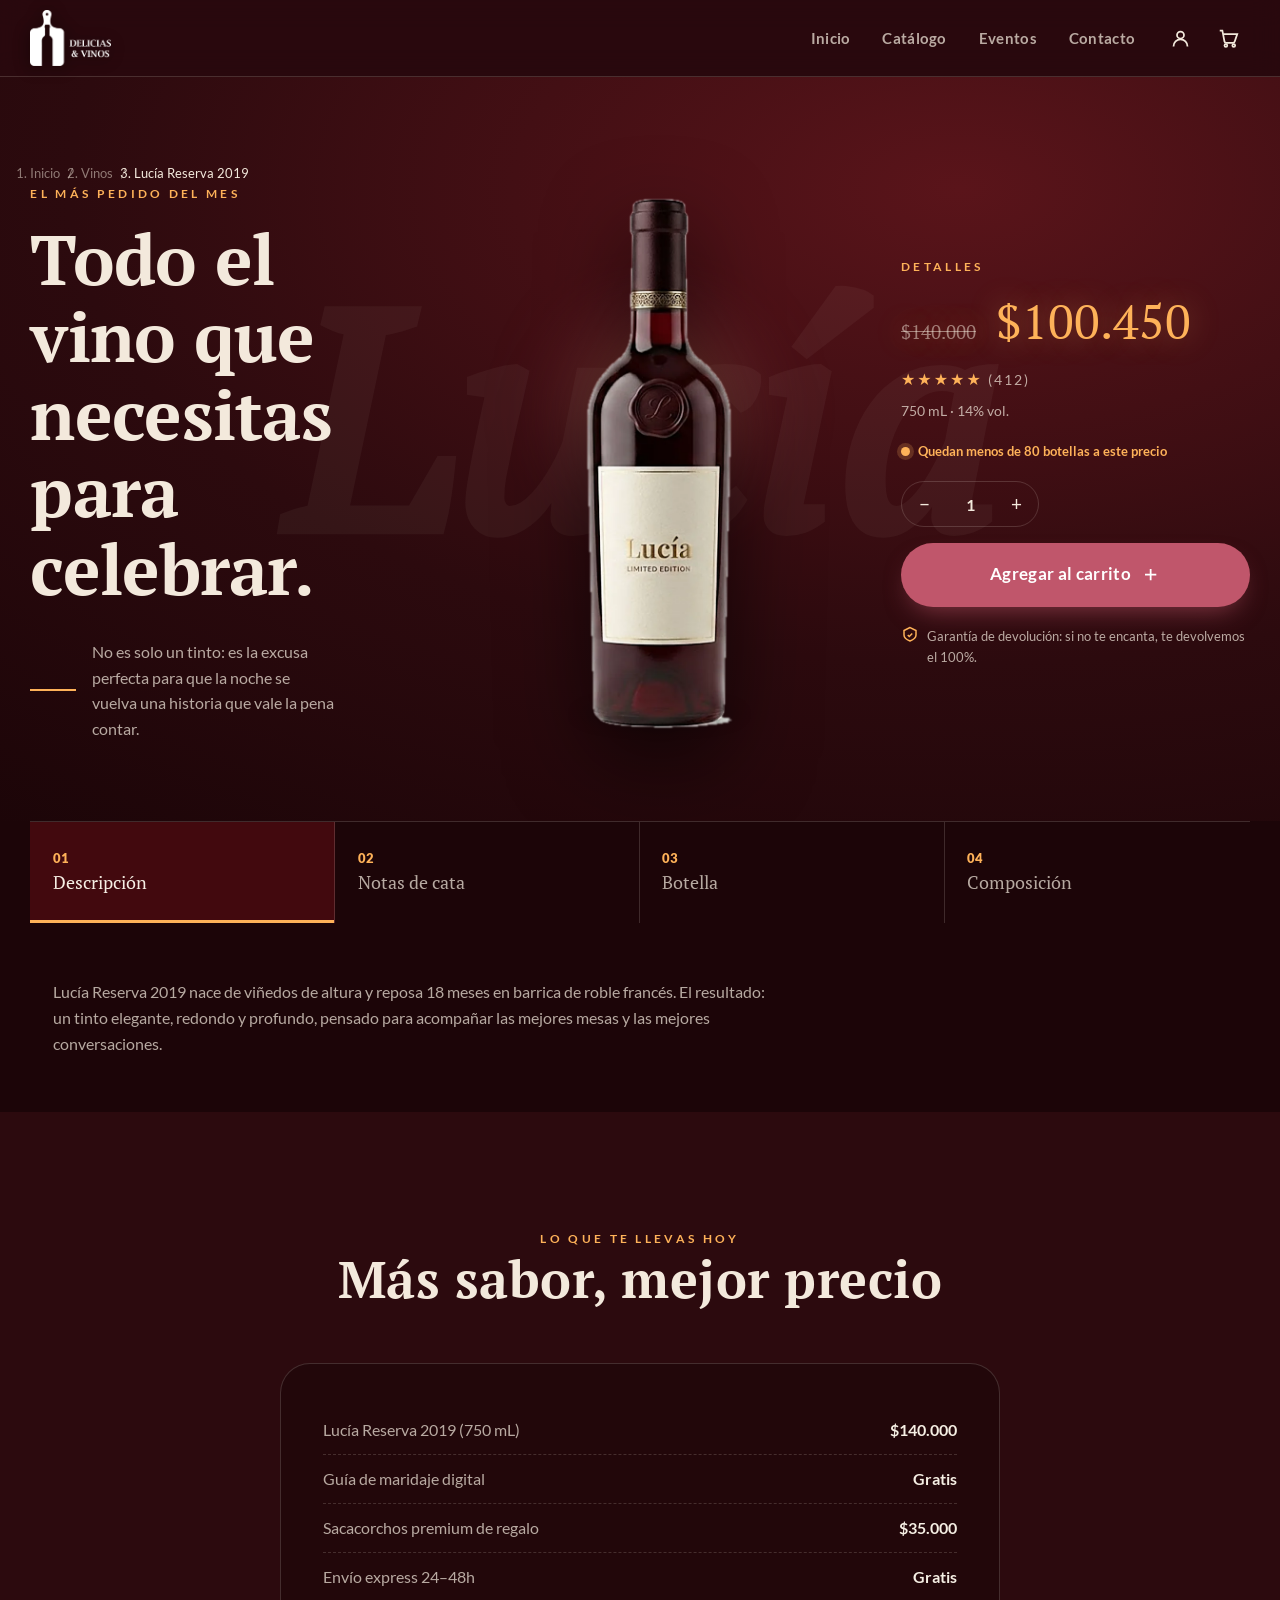
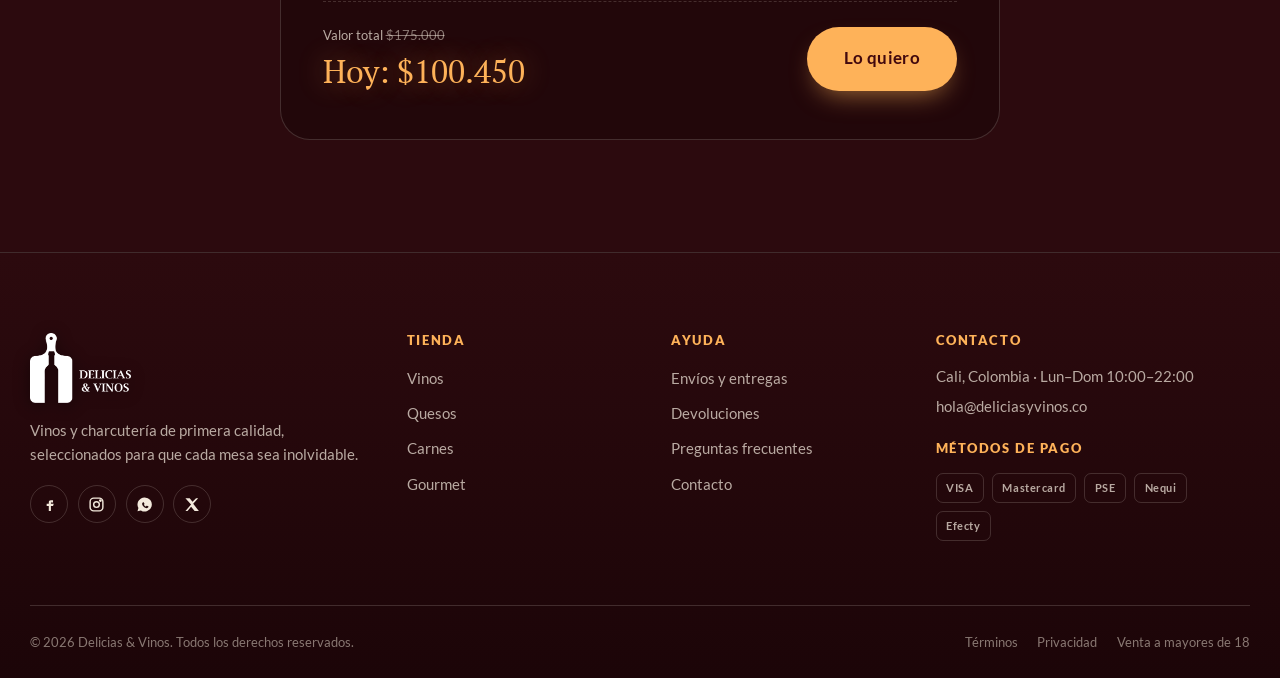
<file: producto.html>
<!DOCTYPE html>
<html lang="es">
<head>
  <meta charset="UTF-8" />
  <meta name="viewport" content="width=device-width, initial-scale=1.0" />
  <title>Lucía Reserva 2019 — Delicias & Vinos</title>
  <meta name="description" content="Lucía Reserva 2019: tinto de guarda en barrica de roble francés. El más pedido del mes. Stock limitado con -28%." />
  <link rel="stylesheet" href="css/base.css" />
  <link rel="stylesheet" href="css/home.css" />
  <link rel="stylesheet" href="css/producto.css" />
</head>
<body>
  <!-- HEADER -->
  <header class="site-header">
    <div class="container header-inner">
      <a class="brand" href="index.html" aria-label="Inicio — Delicias & Vinos">
        <img class="brand__mark" src="assets/img/logo.webp" alt="Delicias & Vinos" />
        <span class="brand__name">Delicias&nbsp;&amp;&nbsp;Vinos<small>Selección gourmet</small></span>
      </a>
      <nav class="main-nav" aria-label="Principal">
        <ul>
          <li><a href="index.html">Inicio</a></li>
          <li><a href="catalogo.html">Catálogo</a></li>
          
          <li><a href="index.html#eventos">Eventos</a></li>
          <li><a href="index.html#contacto">Contacto</a></li>
        </ul>
      </nav>
      <div class="header-actions">
        <a class="icon-btn" href="catalogo.html" aria-label="Mi cuenta"><svg viewBox="0 0 24 24" fill="none" stroke="currentColor" stroke-width="2"><circle cx="12" cy="8" r="4"/><path d="M4 21a8 8 0 0 1 16 0"/></svg></a>
        <a class="icon-btn" href="catalogo.html" aria-label="Carrito"><svg viewBox="0 0 24 24" fill="none" stroke="currentColor" stroke-width="2"><circle cx="9" cy="20" r="1.6"/><circle cx="18" cy="20" r="1.6"/><path d="M2 3h3l2.4 12.4a2 2 0 0 0 2 1.6h7.7a2 2 0 0 0 2-1.6L22 7H6"/></svg><span class="cart-count" style="display:none">0</span></a>
      </div>
      <button class="nav-toggle" aria-label="Abrir menú" aria-expanded="false"><svg viewBox="0 0 24 24" fill="none" stroke="currentColor" stroke-width="2"><path d="M3 6h18M3 12h18M3 18h18"/></svg></button>
    </div>
  </header>
  <div class="nav-backdrop" aria-hidden="true"></div>

  <main>
    <!-- HERO PRODUCTO (estilo WINETIME) · contenido inyectado por ?id= -->
    <section class="product-hero">
      <span class="product-hero__ghost" id="pGhost" aria-hidden="true">Lucía</span>
      <div class="container">
        <nav class="breadcrumb" aria-label="Migas de pan">
          <ol>
            <li><a href="index.html">Inicio</a></li>
            <li><a id="pCrumbCat" href="catalogo.html#vinos">Vinos</a></li>
            <li id="pCrumbName">Lucía Reserva 2019</li>
          </ol>
        </nav>

        <div class="product-grid">
          <!-- Titular -->
          <div class="product-headline reveal">
            <span class="eyebrow" id="pEyebrow">El más pedido del mes</span>
            <h1 id="pTitle">Todo el vino que necesitas para celebrar.</h1>
            <p class="desc" id="pLead">No es solo un tinto: es la excusa perfecta para que la noche se vuelva una historia que vale la pena contar.</p>
          </div>

          <!-- Imagen del producto -->
          <div class="product-bottle reveal">
            <div class="bottle-stage">
              <span class="bottle-glow" aria-hidden="true"></span>
              <img class="bottle-img" id="pImg" src="assets/img/lucia-bottle.webp" alt="Lucía Reserva 2019" />
              <span class="bottle-reflection" aria-hidden="true"></span>
            </div>
          </div>

          <!-- Panel compra -->
          <div class="buy-panel reveal">
            <span class="eyebrow">Detalles</span>
            <div class="price" id="pPrice"><s>$140.000</s> $100.450</div>
            <p class="stars" id="pStars">&#9733;&#9733;&#9733;&#9733;&#9733; <span style="color:var(--muted);font-family:var(--font-body);font-size:.85rem">(412)</span></p>
            <p class="vol" id="pVol">750&nbsp;mL · 14% vol.</p>
            <p class="stock"><i></i> <span id="pStock">Quedan menos de 80 botellas a este precio</span></p>

            <div class="qty" role="group" aria-label="Cantidad">
              <button type="button" data-step="-1" aria-label="Restar">&minus;</button>
              <input type="text" value="1" inputmode="numeric" aria-label="Cantidad" id="qty" />
              <button type="button" data-step="1" aria-label="Sumar">+</button>
            </div>

            <button class="btn btn--rose btn--lg btn--block" data-add-to-cart
              data-id="lucia-reserva" data-name="Lucía Reserva 2019" data-price="100450">
              Agregar al carrito
              <svg viewBox="0 0 24 24" fill="none" stroke="currentColor" stroke-width="2.2" width="18" height="18"><path d="M12 5v14M5 12h14"/></svg>
            </button>

            <p class="guarantee">
              <svg viewBox="0 0 24 24" fill="none" stroke="currentColor" stroke-width="2"><path d="M12 2 4 6v6c0 5 8 8 8 8s8-3 8-8V6z"/><path d="m9 12 2 2 4-4"/></svg>
              Garantía de devolución: si no te encanta, te devolvemos el 100%.
            </p>
          </div>
        </div>
      </div>
    </section>

    <!-- TABS DE INFO · inyectadas por ?id= -->
    <section class="product-tabs">
      <div class="container">
        <div class="tabs-head" id="pTabsHead" role="tablist"></div>
        <div id="pTabPanels"></div>
      </div>
    </section>

    <!-- VALUE STACK (Hormozi) · inyectado por ?id= -->
    <section class="section value-stack">
      <div class="container">
        <div class="section-head reveal">
          <span class="eyebrow">Lo que te llevas hoy</span>
          <h2 class="section-title">Más sabor, mejor precio</h2>
        </div>
        <div class="value-stack__box reveal">
          <ul id="pStackList"></ul>
          <div class="value-stack__total">
            <div>
              <small style="color:var(--muted)">Valor total <s id="pStackOld">$175.000</s></small>
              <div class="big" id="pStackNow">Hoy: $100.450</div>
            </div>
            <button class="btn btn--gold btn--lg" data-add-to-cart
              data-id="lucia-reserva" data-name="Lucía Reserva 2019" data-price="100450">Lo quiero</button>
          </div>
        </div>
      </div>
    </section>
  </main>

  <!-- FOOTER -->
  <footer class="site-footer" id="contacto">
    <div class="container">
      <div class="footer-grid">
        <div class="footer-col footer-brand">
          <a class="brand" href="index.html"><img class="brand__mark" src="assets/img/logo.webp" alt="Delicias & Vinos" /><span class="brand__name">Delicias&nbsp;&amp;&nbsp;Vinos<small>Selección gourmet</small></span></a>
          <p>Vinos y charcutería de primera calidad, seleccionados para que cada mesa sea inolvidable.</p>
          <div class="socials">
            <a href="#" aria-label="Facebook"><svg viewBox="0 0 24 24" fill="currentColor"><path d="M14 9h3V6h-3c-2 0-3 1-3 3v2H8v3h3v7h3v-7h3l1-3h-4V9c0-.6.4-1 1-1z"/></svg></a>
            <a href="#" aria-label="Instagram"><svg viewBox="0 0 24 24" fill="none" stroke="currentColor" stroke-width="2"><rect x="3" y="3" width="18" height="18" rx="5"/><circle cx="12" cy="12" r="4"/><circle cx="17.5" cy="6.5" r="1" fill="currentColor"/></svg></a>
            <a href="#" aria-label="WhatsApp"><svg viewBox="0 0 24 24" fill="currentColor"><path d="M12 2a10 10 0 0 0-8.6 15l-1.3 4.7 4.8-1.3A10 10 0 1 0 12 2zm5.3 14c-.2.6-1.3 1.2-1.8 1.2-.5.1-1 .1-1.7-.1-2.4-.9-4-3.2-4.1-3.4-.1-.2-1-1.3-1-2.5s.6-1.8.9-2c.2-.2.4-.3.6-.3h.4c.2 0 .4 0 .6.5l.7 1.7c.1.2 0 .4-.1.5l-.4.5c-.1.2-.3.3-.1.6.2.3.8 1.2 1.6 1.6 1 .6 1.2.4 1.4.2l.6-.7c.2-.2.3-.2.6-.1l1.6.8c.2.1.4.2.4.3.1.2.1.5 0 .8z"/></svg></a>
            <a href="#" aria-label="X"><svg viewBox="0 0 24 24" fill="currentColor"><path d="M17 3h3l-7 8 8 10h-6l-5-6-5 6H2l8-9L2 3h6l4 5z"/></svg></a>
          </div>
        </div>
        <div class="footer-col"><h4>Tienda</h4><ul>
          <li><a href="catalogo.html#vinos">Vinos</a></li><li><a href="catalogo.html#quesos">Quesos</a></li>
          <li><a href="catalogo.html#carnes">Carnes</a></li><li><a href="catalogo.html#gourmet">Gourmet</a></li></ul></div>
        <div class="footer-col"><h4>Ayuda</h4><ul>
          <li><a href="#">Envíos y entregas</a></li><li><a href="#">Devoluciones</a></li>
          <li><a href="#">Preguntas frecuentes</a></li><li><a href="index.html#contacto">Contacto</a></li></ul></div>
        <div class="footer-col">
          <h4>Contacto</h4>
          <p>Cali, Colombia · Lun&ndash;Dom 10:00&ndash;22:00</p>
          <p style="margin-top:.4rem"><a href="mailto:hola@deliciasyvinos.co">hola@deliciasyvinos.co</a></p>
          <h4 style="margin-top:1.4rem">Métodos de pago</h4>
          <div class="pay-methods"><span>VISA</span><span>Mastercard</span><span>PSE</span><span>Nequi</span><span>Efecty</span></div>
        </div>
      </div>
      <div class="footer-bottom">
        <span>&copy; <span data-year>2026</span> Delicias &amp; Vinos. Todos los derechos reservados.</span>
        <span class="legal"><a href="#">Términos</a><a href="#">Privacidad</a><a href="#">Venta a mayores de 18</a></span>
      </div>
    </div>
  </footer>

  <script src="js/main.js"></script>
  <script src="js/products.js"></script>
  <script>
    // ---------- Cargar la ficha según ?id= ----------
    const COP = (n) => "$" + n.toLocaleString("es-CO");
    const params = new URLSearchParams(location.search);
    const p = window.DV_getProduct(params.get("id"));
    const $ = (id) => document.getElementById(id);

    document.title = p.name + " — Delicias & Vinos";
    document.querySelector('meta[name="description"]').setAttribute("content", p.lead);

    $("pGhost").textContent = p.name.split(" ")[0];
    $("pCrumbName").textContent = p.name;
    const crumb = $("pCrumbCat");
    crumb.textContent = p.cat.charAt(0).toUpperCase() + p.cat.slice(1);
    crumb.href = "catalogo.html#" + p.cat;
    $("pEyebrow").textContent = p.eyebrow;
    $("pTitle").textContent = p.headline;
    $("pLead").textContent = p.lead;

    const img = $("pImg");
    img.src = p.heroImg || p.img;
    img.alt = p.name;
    img.classList.toggle("is-photo", !p.cutout);

    $("pPrice").innerHTML = (p.old ? "<s>" + COP(p.old) + "</s> " : "") + COP(p.price);
    $("pStars").innerHTML =
      "★".repeat(p.stars) + "☆".repeat(5 - p.stars) +
      ' <span style="color:var(--muted);font-family:var(--font-body);font-size:.85rem">(' + p.rating + ")</span>";
    $("pVol").innerHTML = p.vol;
    $("pStock").textContent = p.stock;

    // Pestañas dinámicas
    const head = $("pTabsHead"), panels = $("pTabPanels");
    head.innerHTML = p.tabs.map((t, i) =>
      '<button role="tab" aria-selected="' + (i === 0) + '" data-tab="t' + i + '">' +
      '<span class="num">' + String(i + 1).padStart(2, "0") + '</span>' +
      '<span class="t">' + t.label + "</span></button>"
    ).join("");
    panels.innerHTML = p.tabs.map((t, i) =>
      '<div class="tab-panel" id="t' + i + '" role="tabpanel"' + (i === 0 ? "" : " hidden") + ">" + t.html + "</div>"
    ).join("");

    // Value stack
    $("pStackList").innerHTML = p.stack.items.map((it) =>
      "<li><span>" + it[0] + "</span><b>" + it[1] + "</b></li>"
    ).join("");
    $("pStackOld").textContent = p.stack.oldTotal;
    $("pStackNow").textContent = "Hoy: " + p.stack.now;

    // Botones de compra con los datos del producto
    document.querySelectorAll("[data-add-to-cart]").forEach((b) => {
      b.dataset.id = p.id; b.dataset.name = p.name; b.dataset.price = p.price;
    });

    // ---------- Interacciones ----------
    // Tabs
    const tabs = document.querySelectorAll('.tabs-head button');
    tabs.forEach((t) => t.addEventListener('click', () => {
      tabs.forEach((x) => x.setAttribute('aria-selected', 'false'));
      document.querySelectorAll('.tab-panel').forEach((pn) => (pn.hidden = true));
      t.setAttribute('aria-selected', 'true');
      document.getElementById(t.dataset.tab).hidden = false;
    }));

    // Cantidad
    const qty = document.getElementById('qty');
    document.querySelectorAll('.qty button').forEach((b) => b.addEventListener('click', () => {
      let v = Math.max(1, (parseInt(qty.value, 10) || 1) + parseInt(b.dataset.step, 10));
      qty.value = v;
    }));

    // Agregar al carrito (respeta cantidad)
    document.querySelectorAll('[data-add-to-cart]').forEach((b) => {
      b.addEventListener('click', () => {
        const units = parseInt(qty?.value, 10) || 1;
        let last;
        for (let i = 0; i < units; i++)
          last = window.DV.addToCart({ id: b.dataset.id, name: b.dataset.name, price: +b.dataset.price });
        const original = b.innerHTML;
        b.textContent = '¡Agregado! (' + last + ')';
        setTimeout(() => (b.innerHTML = original), 1400);
      });
    });
  </script>
</body>
</html>
</file>
<file: css/base.css>
/* ============================================================
   DELICIAS & VINOS — base.css
   Tokens, fuentes, reset, tipografía y componentes compartidos
   (header, nav, botones, footer). Cargado por todas las páginas.
   ============================================================ */

/* ---------- Fuentes locales (Lato + PT Serif) ---------- */
@font-face {
  font-family: "Lato";
  src: url("../assets/fonts/Lato-Light.ttf") format("truetype");
  font-weight: 300; font-style: normal; font-display: swap;
}
@font-face {
  font-family: "Lato";
  src: url("../assets/fonts/Lato-Regular.ttf") format("truetype");
  font-weight: 400; font-style: normal; font-display: swap;
}
@font-face {
  font-family: "Lato";
  src: url("../assets/fonts/Lato-Bold.ttf") format("truetype");
  font-weight: 700; font-style: normal; font-display: swap;
}
@font-face {
  font-family: "Lato";
  src: url("../assets/fonts/Lato-Black.ttf") format("truetype");
  font-weight: 900; font-style: normal; font-display: swap;
}
@font-face {
  font-family: "PT Serif";
  src: url("../assets/fonts/PTSerif-Regular.ttf") format("truetype");
  font-weight: 400; font-style: normal; font-display: swap;
}
@font-face {
  font-family: "PT Serif";
  src: url("../assets/fonts/PTSerif-Italic.ttf") format("truetype");
  font-weight: 400; font-style: italic; font-display: swap;
}
@font-face {
  font-family: "PT Serif";
  src: url("../assets/fonts/PTSerif-Bold.ttf") format("truetype");
  font-weight: 700; font-style: normal; font-display: swap;
}

/* ---------- Tokens de diseño ---------- */
:root {
  /* Paleta vino (del Figma) */
  --wine-950: #1c0508;
  --wine-900: #2c0a0e;
  --wine-800: #42090e;
  --wine-700: #5a141a;
  --wine-600: #701820;
  --wine-500: #8a2230;

  /* Acentos */
  --gold:      #feb259;
  --gold-deep: #e0913a;
  --rose:      #c0566b;

  /* Neutros / texto */
  --cream:   #f6efe4;
  --text:    #f3e9dc;
  --muted:   rgba(243, 233, 220, 0.72);
  --muted-2: rgba(243, 233, 220, 0.5);
  --line:    rgba(246, 239, 228, 0.16);

  /* Tipografía */
  --font-display: "PT Serif", Georgia, "Times New Roman", serif;
  --font-body:    "Lato", system-ui, -apple-system, Segoe UI, Roboto, sans-serif;

  /* Layout */
  --maxw: 1320px;
  --gutter: clamp(1rem, 2.4vw, 1.9rem);
  --radius: 18px;
  --radius-lg: 30px;
  --header-h: 132px;

  /* Sombras */
  --shadow-card: 0 18px 40px -18px rgba(0, 0, 0, 0.7);
  --shadow-soft: 0 10px 30px -12px rgba(0, 0, 0, 0.6);

  --ease: cubic-bezier(0.22, 1, 0.36, 1);
  /* easing "vino": arranca y asienta lento, sin tirones */
  --ease-wine: cubic-bezier(0.16, 1, 0.3, 1);
}

/* ---------- Reset ---------- */
*, *::before, *::after { box-sizing: border-box; margin: 0; padding: 0; }
html { scroll-behavior: smooth; -webkit-text-size-adjust: 100%; overflow-x: hidden; }
body {
  font-family: var(--font-body);
  font-weight: 400;
  color: var(--text);
  background: var(--wine-950);
  line-height: 1.6;
  overflow-x: hidden;
  -webkit-font-smoothing: antialiased;
}
img { display: block; max-width: 100%; height: auto; }
a { color: inherit; text-decoration: none; }
button { font: inherit; color: inherit; cursor: pointer; background: none; border: none; }
ul { list-style: none; }
h1, h2, h3, h4 { font-family: var(--font-display); font-weight: 700; line-height: 1.1; }

/* ---------- Utilidades ---------- */
.container { width: 100%; max-width: var(--maxw); margin-inline: auto; padding-inline: var(--gutter); }
.section { padding-block: clamp(3.5rem, 9vw, 7rem); }
.eyebrow {
  font-family: var(--font-body);
  font-weight: 700;
  letter-spacing: 0.28em;
  text-transform: uppercase;
  font-size: 0.74rem;
  color: var(--gold);
}
.accent { color: var(--gold); }
.sr-only {
  position: absolute; width: 1px; height: 1px; padding: 0; margin: -1px;
  overflow: hidden; clip: rect(0 0 0 0); white-space: nowrap; border: 0;
}
.center { text-align: center; }
.lead { color: var(--muted); font-size: clamp(1rem, 1.6vw, 1.15rem); }

.section-title {
  font-size: clamp(2rem, 5vw, 3.25rem);
  letter-spacing: 0.01em;
}
.section-head { max-width: 640px; margin-inline: auto; text-align: center; margin-bottom: clamp(2rem, 5vw, 3.5rem); }
.section-head .lead { margin-top: 1rem; }

/* ---------- Botones ---------- */
.btn {
  display: inline-flex; align-items: center; justify-content: center; gap: 0.6em;
  font-family: var(--font-body); font-weight: 700;
  letter-spacing: 0.02em;
  padding: 0.95em 1.8em;
  border-radius: 999px;
  transition: transform 0.25s var(--ease), box-shadow 0.25s var(--ease), background 0.25s var(--ease), color 0.25s var(--ease);
  will-change: transform;
  white-space: nowrap; text-align: center;
}
.btn svg { width: 1.15em; height: 1.15em; flex: none; position: relative; z-index: 1; }
.btn:active { transform: translateY(1px); }
/* Barrido de luz al pasar (premium) */
.btn { position: relative; overflow: hidden; isolation: isolate; }
.btn > * { position: relative; z-index: 1; }
.btn::before {
  content: ""; position: absolute; top: 0; left: -120%; width: 60%; height: 100%; z-index: 0;
  background: linear-gradient(100deg, transparent, rgba(255,255,255,0.45), transparent);
  transform: skewX(-18deg); transition: left 0.7s var(--ease); pointer-events: none;
}
.btn:hover::before { left: 130%; }
.btn--gold { background: var(--gold); color: var(--wine-800); box-shadow: 0 12px 26px -10px rgba(254, 178, 89, 0.6); }
.btn--gold:hover { background: #ffc278; transform: translateY(-2px); box-shadow: 0 16px 32px -10px rgba(254, 178, 89, 0.7); }
.btn--rose { background: var(--rose); color: #fff; box-shadow: 0 12px 26px -10px rgba(192, 86, 107, 0.6); }
.btn--rose:hover { background: #cf6379; transform: translateY(-2px); }
.btn--ghost { border: 1.5px solid var(--line); color: var(--text); }
.btn--ghost:hover { border-color: var(--gold); color: var(--gold); }
.btn--lg { padding: 1.1em 2.2em; font-size: 1.05rem; }
.btn--block { width: 100%; }

/* ---------- Header / Nav ---------- */
.site-header {
  position: sticky; top: 0; z-index: 60;
  background: color-mix(in srgb, var(--wine-900) 86%, transparent);
  backdrop-filter: blur(14px);
  border-bottom: 1px solid var(--line);
}
.header-inner {
  display: flex; align-items: center; gap: 1.5rem;
  min-height: 76px;
}
.brand {
  display: inline-flex; align-items: center; gap: 0.65rem;
  font-family: var(--font-display); font-weight: 700;
  letter-spacing: 0.04em; line-height: 1; white-space: nowrap;
}
/* Logo completo (lockup tabla + botella + "DELICIAS & VINOS") tal cual el original */
.brand__mark {
  width: auto; height: 56px; flex: none; display: block;
  filter: drop-shadow(0 2px 8px rgba(0,0,0,.45));
}
.footer-brand .brand__mark { height: 70px; }
/* el nombre ya viene dentro del logo; ocultamos el texto duplicado */
.brand__name { display: none; }

.main-nav { margin-left: auto; }
.main-nav ul { display: flex; align-items: center; gap: clamp(1rem, 2.5vw, 2.2rem); }
.main-nav a {
  font-weight: 700; font-size: 0.92rem; letter-spacing: 0.02em;
  color: var(--muted); position: relative; padding-block: 0.4rem;
  transition: color 0.2s var(--ease);
}
.main-nav a::after {
  content: ""; position: absolute; left: 0; bottom: 0; height: 2px; width: 0;
  background: var(--gold); transition: width 0.28s var(--ease);
}
.main-nav a:hover, .main-nav a[aria-current="page"] { color: var(--cream); }
.main-nav a:hover::after, .main-nav a[aria-current="page"]::after { width: 100%; }

.header-actions { display: flex; align-items: center; gap: 0.4rem; }
.icon-btn {
  width: 42px; height: 42px; border-radius: 50%;
  display: grid; place-items: center; color: var(--text);
  position: relative; transition: background 0.2s var(--ease), color 0.2s var(--ease);
}
.icon-btn:hover { background: rgba(246, 239, 228, 0.1); color: var(--gold); }
.icon-btn svg { width: 21px; height: 21px; }
.cart-count {
  position: absolute; top: 2px; right: 0;
  min-width: 18px; height: 18px; padding: 0 4px;
  background: var(--gold); color: var(--wine-800);
  font-family: var(--font-body); font-weight: 900; font-size: 0.62rem;
  border-radius: 999px; display: grid; place-items: center;
}
.nav-toggle { display: none; }

/* ---------- Footer ---------- */
.site-footer {
  background: linear-gradient(180deg, var(--wine-900), var(--wine-950));
  border-top: 1px solid var(--line);
  padding-top: clamp(3rem, 7vw, 5rem);
}
.footer-grid {
  display: grid; gap: 2.5rem;
  grid-template-columns: 1.5fr 1fr 1fr 1.4fr;
}
.footer-col h4 { font-family: var(--font-body); font-weight: 900; letter-spacing: 0.12em; text-transform: uppercase; font-size: 0.82rem; color: var(--gold); margin-bottom: 1.1rem; }
.footer-col p { color: var(--muted); font-size: 0.92rem; }
.footer-col li { margin-bottom: 0.6rem; }
.footer-col li a { color: var(--muted); font-size: 0.92rem; transition: color 0.2s var(--ease); }
.footer-col li a:hover { color: var(--gold); }
.footer-brand .brand { margin-bottom: 1rem; }
.socials { display: flex; gap: 0.6rem; margin-top: 1.2rem; }
.socials a { width: 38px; height: 38px; border-radius: 50%; border: 1px solid var(--line); display: grid; place-items: center; transition: all 0.2s var(--ease); }
.socials a:hover { border-color: var(--gold); color: var(--gold); transform: translateY(-2px); }
.socials svg { width: 17px; height: 17px; }
.pay-methods { display: flex; flex-wrap: wrap; gap: 0.5rem; margin-top: 1rem; }
.pay-methods span {
  font-family: var(--font-body); font-weight: 700; font-size: 0.66rem; letter-spacing: 0.05em;
  padding: 0.35rem 0.6rem; border: 1px solid var(--line); border-radius: 7px; color: var(--muted);
}
.footer-bottom {
  margin-top: clamp(2.5rem, 6vw, 4rem); border-top: 1px solid var(--line);
  padding-block: 1.6rem; display: flex; flex-wrap: wrap; gap: 0.6rem 1.5rem;
  justify-content: space-between; align-items: center;
  color: var(--muted-2); font-size: 0.82rem;
}
.footer-bottom .legal { display: flex; gap: 1.2rem; flex-wrap: wrap; }

/* ---------- Animaciones de entrada ---------- */
.reveal {
  opacity: 0; transform: translateY(36px) scale(0.985); filter: blur(7px);
  transition: opacity 1.25s var(--ease-wine), transform 1.25s var(--ease-wine), filter 1.25s var(--ease-wine);
}
.reveal.is-visible { opacity: 1; transform: none; filter: none; }
@media (prefers-reduced-motion: reduce) {
  .reveal { opacity: 1; transform: none; filter: none; transition: none; }
  html { scroll-behavior: auto; }
}

/* ---------- Responsive header/footer ---------- */
@media (max-width: 860px) {
  .nav-toggle {
    display: grid; place-items: center; width: 44px; height: 44px; order: 3;
    color: var(--text);
  }
  .nav-toggle svg { width: 26px; height: 26px; }
  .main-nav {
    position: fixed; inset: 0 0 0 auto; width: min(78vw, 320px);
    background: var(--wine-900); border-left: 1px solid var(--line);
    transform: translateX(100%); transition: transform 0.35s var(--ease);
    padding: 6rem 2rem 2rem; z-index: 70; margin-left: 0;
  }
  body.nav-open .main-nav { transform: translateX(0); box-shadow: -20px 0 60px rgba(0,0,0,.5); }
  .main-nav ul { flex-direction: column; align-items: flex-start; gap: 1.4rem; }
  .main-nav a { font-size: 1.1rem; }
  .nav-backdrop {
    position: fixed; inset: 0; background: rgba(0,0,0,.55); z-index: 65;
    opacity: 0; visibility: hidden; transition: opacity 0.3s var(--ease);
  }
  body.nav-open .nav-backdrop { opacity: 1; visibility: visible; }
  .header-actions .icon-btn.search-btn { display: none; }
}
@media (max-width: 720px) {
  .footer-grid { grid-template-columns: 1fr 1fr; }
  .footer-brand { grid-column: 1 / -1; }
}
@media (max-width: 460px) {
  .footer-grid { grid-template-columns: 1fr; }
  .brand__name { font-size: 1.05rem; }
}

/* ============================================================
   CAPA PREMIUM — botella real, glows, hovers, detalles
   ============================================================ */

/* ---------- Selección + scrollbar ---------- */
::selection { background: var(--gold); color: var(--wine-800); }
::-webkit-scrollbar { width: 11px; }
::-webkit-scrollbar-track { background: var(--wine-950); }
::-webkit-scrollbar-thumb { background: linear-gradient(var(--gold), var(--gold-deep)); border-radius: 99px; border: 2px solid var(--wine-950); }

/* ---------- Botella real con halo + flotación + reflejo ---------- */
.bottle-stage { position: relative; display: grid; place-items: center; width: 100%; }
.bottle-img {
  position: relative; z-index: 2;
  height: clamp(320px, 44vw, 540px); width: auto;
  filter: drop-shadow(0 30px 42px rgba(0, 0, 0, 0.6));
  animation: bottleFloat 9s ease-in-out infinite;
  transition: transform 0.9s var(--ease-wine), filter 0.9s var(--ease-wine);
}
.bottle-stage:hover .bottle-img {
  transform: translateY(-12px) rotate(-1.6deg) scale(1.03);
  filter: drop-shadow(0 44px 56px rgba(0, 0, 0, 0.72)) drop-shadow(0 0 34px rgba(254, 178, 89, 0.3));
}
@keyframes bottleFloat { 50% { transform: translateY(-16px); } }
.bottle-glow {
  position: absolute; z-index: 1; width: 64%; aspect-ratio: 1 / 1; border-radius: 50%;
  top: 40%; left: 50%; transform: translate(-50%, -50%);
  background: radial-gradient(circle, rgba(254, 178, 89, 0.5), rgba(192, 86, 107, 0.2) 44%, transparent 70%);
  filter: blur(34px); animation: glowPulse 7.5s ease-in-out infinite; pointer-events: none;
}
@keyframes glowPulse {
  0%, 100% { opacity: 0.65; transform: translate(-50%, -50%) scale(1); }
  50% { opacity: 1; transform: translate(-50%, -50%) scale(1.14); }
}
.bottle-reflection {
  position: absolute; z-index: 0; bottom: 1%; left: 50%; transform: translateX(-50%);
  width: 44%; height: 28px; border-radius: 50%;
  background: radial-gradient(ellipse, rgba(0, 0, 0, 0.6), transparent 72%);
  filter: blur(7px); pointer-events: none;
}

/* ---------- Glow utilitario en hover para tarjetas ---------- */
.glow-hover { transition: transform 0.4s var(--ease), box-shadow 0.4s var(--ease), border-color 0.4s var(--ease); }
.glow-hover:hover { box-shadow: 0 24px 50px -20px rgba(0,0,0,.75), 0 0 0 1px rgba(254,178,89,.35), 0 0 40px -8px rgba(254,178,89,.3); }

/* ---------- Icon buttons con glow ---------- */
.icon-btn::after {
  content: ""; position: absolute; inset: -2px; border-radius: 50%;
  box-shadow: 0 0 0 0 rgba(254,178,89,0); transition: box-shadow 0.3s var(--ease);
}
.icon-btn:hover::after { box-shadow: 0 0 18px 2px rgba(254,178,89,.35); }

/* ---------- Acento con leve brillo ---------- */
.accent { text-shadow: 0 0 26px rgba(254, 178, 89, 0.35); }

/* ---------- Reveal escalonado (hijos directos), ritmo pausado ---------- */
.reveal-group > * {
  opacity: 0; transform: translateY(34px) scale(0.985); filter: blur(7px);
  transition: opacity 1.2s var(--ease-wine), transform 1.2s var(--ease-wine), filter 1.2s var(--ease-wine);
}
.reveal-group.is-visible > * { opacity: 1; transform: none; filter: none; }
.reveal-group.is-visible > *:nth-child(2) { transition-delay: 0.16s; }
.reveal-group.is-visible > *:nth-child(3) { transition-delay: 0.32s; }
.reveal-group.is-visible > *:nth-child(4) { transition-delay: 0.48s; }
.reveal-group.is-visible > *:nth-child(5) { transition-delay: 0.64s; }

@media (prefers-reduced-motion: reduce) {
  .bottle-img, .bottle-glow { animation: none; }
  .reveal-group > * { opacity: 1; transform: none; filter: none; transition: none; }
}
</file>
<file: css/home.css>
/* ============================================================
   home.css — portada (index.html)
   Hero carrusel · pull-quote · categorías hover · tiendas · eventos · CTA
   ============================================================ */

/* ---------- HERO · CARRUSEL ---------- */
.hero { position: relative; overflow: hidden; }
.hero__track { display: flex; will-change: transform; transition: transform 0.9s var(--ease-wine); }
.hero__slide { position: relative; flex: 0 0 100%; min-height: clamp(540px, 82vh, 760px); display: flex; align-items: center; }
.hero__grid { display: grid; grid-template-columns: 1.05fr 0.95fr; gap: 2rem; align-items: center; width: 100%; }
.hero__content { max-width: 600px; }
.hero__content .eyebrow { display: block; margin-bottom: 1rem; }
.hero h1 { font-size: clamp(2.6rem, 6vw, 4.6rem); letter-spacing: -0.01em; margin-bottom: 1.1rem; }
.hero h1 em { font-style: italic; color: var(--gold); }
.hero__sub { color: var(--muted); font-size: clamp(1.02rem, 1.7vw, 1.2rem); max-width: 30em; }
.hero__price { font-family: var(--font-display); font-size: clamp(1.6rem, 3vw, 2.3rem); color: var(--gold); margin-top: 1.4rem; text-shadow: 0 0 30px rgba(254,178,89,.35); }
.hero__price s { color: var(--muted-2); font-size: 0.62em; margin-right: 0.5rem; }
.hero__price strong { color: var(--gold); }
.hero__price span { color: var(--muted); font-family: var(--font-body); font-size: 0.9rem; }
.hero__cta { display: flex; flex-wrap: wrap; gap: 1rem; margin-top: 1.8rem; }

/* media de cada slide */
.hero__media { position: relative; display: grid; place-items: center; min-height: 420px; }
.media-frame {
  position: relative; z-index: 2; width: min(420px, 80%); aspect-ratio: 4/5; object-fit: cover;
  border-radius: 24px; box-shadow: var(--shadow-card); border: 1px solid rgba(254,178,89,.18);
}
.media-glow {
  position: absolute; z-index: 1; width: 70%; aspect-ratio: 1/1; border-radius: 50%;
  background: radial-gradient(circle, rgba(254,178,89,.4), rgba(192,86,107,.16) 45%, transparent 70%);
  filter: blur(40px); animation: glowPulse 7.5s ease-in-out infinite; pointer-events: none;
}

/* dots */
.hero__controls { position: relative; }
.hero { padding-bottom: 0; }
.hero__controls { margin-top: -3.4rem; padding-bottom: 2.4rem; display: flex; justify-content: flex-start; position: relative; z-index: 5; }
.hero__dots { display: flex; gap: 0.6rem; }
.hero__dots button {
  width: 34px; height: 5px; border-radius: 99px; background: rgba(246,239,228,.28);
  transition: background 0.4s var(--ease), width 0.4s var(--ease);
}
.hero__dots button[aria-selected="true"] { background: var(--gold); width: 54px; }

/* ---------- BARRA DE CONFIANZA ---------- */
.trust-bar { background: var(--wine-800); border-block: 1px solid var(--line); }
.trust-bar ul { display: flex; flex-wrap: wrap; justify-content: center; gap: 0.8rem 2.6rem; padding-block: 1.1rem; }
.trust-bar li { display: flex; align-items: center; gap: 0.55rem; font-weight: 700; font-size: 0.86rem; color: var(--muted); transition: color 0.25s var(--ease); }
.trust-bar li:hover { color: var(--cream); }
.trust-bar svg { width: 19px; height: 19px; color: var(--gold); flex: none; }
.trust-bar li:hover svg { animation: pop 0.4s var(--ease); }
@keyframes pop { 50% { transform: scale(1.25); } }

/* ---------- PULL QUOTE (Figma) ---------- */
.quote-section { background: var(--wine-950); padding-block: clamp(4rem, 10vw, 8rem); }
.pull-quote {
  max-width: 980px; margin-inline: auto; text-align: center; position: relative;
  font-family: var(--font-display); font-weight: 400; font-style: italic;
  font-size: clamp(1.5rem, 3.4vw, 2.6rem); line-height: 1.4; color: var(--cream);
}
.pull-quote .q { color: var(--gold); font-size: 1.4em; line-height: 0; vertical-align: -0.35em; margin-right: 0.1em; }
.pull-quote .accent { font-style: italic; }

/* ---------- CATEGORÍAS · HOVER REVEAL ---------- */
.cats { background: var(--wine-900); }
.cats-row { display: grid; grid-template-columns: repeat(4, 1fr); gap: 1rem; }
.cat-panel {
  position: relative; overflow: hidden; border-radius: var(--radius-lg);
  min-height: 380px; display: grid; align-content: center; justify-items: center;
  text-align: center; padding: 2rem 1.6rem; isolation: isolate;
  transition: transform 0.5s var(--ease-wine), box-shadow 0.5s var(--ease-wine);
}
.cat-panel__bg {
  position: absolute; inset: 0; z-index: -2; background-size: cover; background-position: center;
  opacity: 0.5; transform: scale(1.02);
  transition: opacity 0.7s var(--ease-wine), transform 0.7s var(--ease-wine);
}
/* degradado que mantiene legible el texto desde el inicio */
.cat-panel::after {
  content: ""; position: absolute; inset: 0; z-index: -1;
  background: linear-gradient(180deg, rgba(28,5,8,0.35) 0%, rgba(28,5,8,0.55) 45%, rgba(28,5,8,0.92) 100%);
  transition: background 0.6s var(--ease-wine);
}
.cat-panel:hover { transform: translateY(-6px); box-shadow: 0 30px 60px -24px rgba(0,0,0,.8), 0 0 0 1px rgba(254,178,89,.45); }
.cat-panel:hover .cat-panel__bg { opacity: 0.85; transform: scale(1.08); }
.cat-panel:hover::after { background: linear-gradient(180deg, rgba(112,24,32,0.22) 0%, rgba(28,5,8,0.55) 50%, rgba(28,5,8,0.94) 100%); }
.cat-panel__title {
  font-family: var(--font-display); font-weight: 700; font-size: clamp(1.7rem, 2.4vw, 2.2rem);
  letter-spacing: 0.05em; text-transform: uppercase; color: var(--cream);
  text-shadow: 0 2px 18px rgba(0,0,0,.6);
}
/* descripción y enlace visibles desde el inicio; el hover solo los realza */
.cat-panel__desc {
  max-width: 24ch; color: var(--cream); font-size: 0.92rem; margin-top: 0.9rem;
  opacity: 0.82; transition: opacity 0.5s var(--ease-wine);
}
.cat-panel__link {
  margin-top: 1rem; color: var(--gold); font-weight: 700; font-size: 0.88rem; font-family: var(--font-body);
  opacity: 0.9; transform: translateX(0);
  transition: opacity 0.4s var(--ease-wine), transform 0.4s var(--ease-wine);
}
.cat-panel:hover .cat-panel__desc { opacity: 1; }
.cat-panel:hover .cat-panel__link { opacity: 1; transform: translateX(4px); }

/* ---------- TIENDAS CERCANAS (Figma: texto izq + foto der con degradado) ---------- */
.stores { position: relative; overflow: hidden; background: var(--wine-900); }
.stores__photo {
  position: absolute; top: 0; right: 0; bottom: 0; width: 56%;
  background: url("../assets/img/tienda-shop.webp") center/cover no-repeat;
}
.stores__photo::before {
  content: ""; position: absolute; inset: 0;
  background: linear-gradient(90deg, var(--wine-900) 2%, rgba(44,10,14,0.55) 38%, rgba(44,10,14,0) 80%);
}
.stores .container { position: relative; z-index: 1; }
.stores__content { max-width: 520px; padding-block: clamp(3.5rem, 8vw, 6rem); }
.stores__content .deco-line { width: 120px; height: 2px; background: var(--gold); margin: 1.3rem 0; box-shadow: 0 0 16px 1px rgba(254,178,89,.6); }
.stores__content .btn { margin-top: 1.8rem; }

/* ---------- EVENTOS ---------- */
.events { background: var(--wine-950); }
.events__head { display: flex; align-items: flex-end; justify-content: space-between; gap: 1.5rem; margin-bottom: 2.4rem; }
.events__head .section-title { margin-top: 0.6rem; }
.events__head .lead { margin-top: 0.6rem; max-width: 42ch; }
.events-track {
  display: grid; grid-auto-flow: column; grid-auto-columns: minmax(248px, 1fr);
  gap: 1.2rem; overflow-x: auto; scroll-snap-type: x mandatory; padding-bottom: 0.8rem;
  scrollbar-width: thin; scrollbar-color: var(--gold) transparent;
}
.events-track::-webkit-scrollbar { height: 7px; }
.events-track::-webkit-scrollbar-thumb { background: var(--gold); border-radius: 99px; }
.event-card {
  position: relative; border-radius: 16px; overflow: hidden; min-height: 240px;
  display: flex; align-items: flex-end; scroll-snap-align: start; isolation: isolate;
  transition: transform 0.4s var(--ease-wine), box-shadow 0.4s var(--ease-wine);
}
.event-card img { position: absolute; inset: 0; width: 100%; height: 100%; object-fit: cover; z-index: -2; transition: transform 0.6s var(--ease-wine); }
.event-card::after { content: ""; position: absolute; inset: 0; z-index: -1; background: linear-gradient(180deg, rgba(112,24,32,0) 26%, var(--wine-600) 112%); }
.event-card:hover { transform: translateY(-6px); box-shadow: 0 24px 48px -20px rgba(0,0,0,.8), 0 0 34px -12px rgba(254,178,89,.35); }
.event-card:hover img { transform: scale(1.06); }
.event-card__body { padding: 1.2rem; }
.event-card__body h4 { font-family: var(--font-body); font-weight: 900; letter-spacing: 0.05em; font-size: 0.92rem; text-transform: uppercase; }
.event-card__body p { color: var(--muted); font-size: 0.8rem; margin-top: 0.3rem; }
.event-card__more { display: inline-block; margin-top: 0.7rem; color: var(--gold); font-weight: 700; font-size: 0.8rem; opacity: 0.85; transform: translateX(0); transition: opacity 0.3s var(--ease), transform 0.3s var(--ease); }
.event-card:hover .event-card__more { opacity: 1; transform: translateX(4px); }
.events-nav { display: flex; gap: 0.6rem; flex: none; }
.events-nav button { width: 48px; height: 48px; border-radius: 50%; border: 1.5px solid var(--line); color: var(--text); display: grid; place-items: center; transition: transform 0.25s var(--ease), border-color 0.25s var(--ease), color 0.25s var(--ease), box-shadow 0.25s var(--ease); }
.events-nav button:hover { transform: scale(1.08); border-color: var(--gold); color: var(--gold); box-shadow: 0 0 22px -4px rgba(254,178,89,.5); }
.events-nav svg { width: 20px; height: 20px; }

/* ---------- CTA · SUSCRÍBETE ---------- */
.cta-final { background: linear-gradient(120deg, var(--wine-700), var(--wine-800), var(--wine-600)); background-size: 220% 220%; animation: ctaShift 14s ease infinite; }
@keyframes ctaShift { 0%, 100% { background-position: 0% 50%; } 50% { background-position: 100% 50%; } }
.subscribe-card {
  display: grid; grid-template-columns: 1.1fr 0.9fr; gap: 2.5rem; align-items: center;
  background: rgba(0,0,0,0.22); border: 1px solid var(--line); border-radius: var(--radius-lg);
  padding: clamp(1.8rem, 4vw, 3rem);
}
.subscribe-card h2 { font-size: clamp(1.8rem, 3.6vw, 2.6rem); margin: 0.4rem 0 0.7rem; }
.subscribe { display: flex; gap: 0.6rem; }
.subscribe input { flex: 1; padding: 0.95em 1.2em; border-radius: 999px; border: 1.5px solid var(--line); background: rgba(0,0,0,0.3); color: var(--text); font: inherit; }
.subscribe input::placeholder { color: var(--muted-2); }
.subscribe input:focus { outline: none; border-color: var(--gold); box-shadow: 0 0 0 4px rgba(254,178,89,.18); }
.subscribe-card .fineprint { color: var(--muted-2); font-size: 0.78rem; margin-top: 0.9rem; }

/* ---------- Métodos de pago (logos) ---------- */
.pay-methods { display: flex; flex-wrap: wrap; gap: 0.5rem; margin-top: 1rem; }
.pay { display: block; line-height: 0; border-radius: 6px; box-shadow: 0 2px 8px -2px rgba(0,0,0,.5); transition: transform 0.2s var(--ease); }
.pay:hover { transform: translateY(-2px); }
.pay svg { width: 46px; height: 31px; display: block; border-radius: 6px; }

/* ============================================================
   RESPONSIVE
   ============================================================ */
@media (max-width: 980px) {
  .hero__grid { grid-template-columns: 1fr; gap: 1rem; }
  .hero__media { order: -1; min-height: 300px; }
  .media-frame { width: min(320px, 70%); }
  .bottle-img { height: clamp(280px, 40vw, 380px); }
  .cats-row { grid-template-columns: repeat(2, 1fr); }
  .stores__photo { width: 100%; opacity: 0.5; }
  .stores__photo::before { background: linear-gradient(90deg, var(--wine-900) 20%, rgba(44,10,14,0.6) 70%); }
  .subscribe-card { grid-template-columns: 1fr; gap: 1.4rem; }
}
@media (max-width: 760px) {
  .events__head { flex-direction: column; align-items: flex-start; }
  .events-nav { display: none; }
}
@media (max-width: 560px) {
  .hero__slide { min-height: 0; padding-block: 3rem 1rem; }
  .cats-row { grid-template-columns: 1fr; }
  .cat-panel { min-height: 220px; }
  /* en móvil mostrar descripción siempre (no hay hover) */
  .cat-panel__title { transform: none; }
  .cat-panel__desc, .cat-panel__link { opacity: 1; transform: none; }
  .cat-panel__bg { opacity: 0.4; }
  .subscribe { flex-direction: column; }
  .subscribe .btn { width: 100%; }
  .hero__controls { margin-top: 0; padding-top: 1.4rem; }
}
</file>
<file: css/producto.css>
/* ============================================================
   producto.css — ficha de producto (estilo WINETIME) + catálogo
   ============================================================ */

/* ---------- Migas ---------- */
.breadcrumb { padding-top: 1.4rem; }
.breadcrumb ol { display: flex; flex-wrap: wrap; gap: 0.5rem; color: var(--muted-2); font-size: 0.84rem; }
.breadcrumb a:hover { color: var(--gold); }
.breadcrumb li::after { content: "/"; margin-left: 0.5rem; color: var(--muted-2); }
.breadcrumb li:last-child::after { content: ""; }
.breadcrumb li:last-child { color: var(--text); }

/* ---------- HERO PRODUCTO ---------- */
.product-hero {
  position: relative; overflow: hidden;
  background: radial-gradient(120% 110% at 75% 15%, var(--wine-700), var(--wine-900) 58%, var(--wine-950));
  padding-block: clamp(2rem, 5vw, 4rem) clamp(3rem, 7vw, 5rem);
}
.product-hero__ghost {
  position: absolute; left: 50%; top: 46%; transform: translate(-50%, -50%);
  font-family: var(--font-display); font-style: italic; font-weight: 700;
  font-size: clamp(7rem, 24vw, 24rem); color: rgba(246,239,228,0.045);
  white-space: nowrap; pointer-events: none; z-index: 0; line-height: 0.8;
}
.product-grid {
  position: relative; z-index: 1;
  display: grid; grid-template-columns: 1fr 1fr 0.9fr; gap: clamp(1.5rem, 4vw, 3rem);
  align-items: center;
}
.product-headline h1 { font-size: clamp(2.4rem, 5.5vw, 4.4rem); letter-spacing: -0.01em; }
.product-headline .eyebrow { display: block; margin-bottom: 1rem; }
.product-headline .desc { display: flex; align-items: center; gap: 1rem; margin-top: 2rem; color: var(--muted); max-width: 34ch; }
.product-headline .desc::before { content: ""; width: 46px; height: 1.5px; background: var(--gold); flex: none; }

/* botella central (foto real recortada) */
.product-bottle { display: grid; place-items: center; min-height: 420px; }

/* panel detalles/compra */
.buy-panel .eyebrow { display: block; margin-bottom: 0.4rem; }
.buy-panel .price { font-family: var(--font-display); font-size: clamp(2.2rem, 4vw, 3rem); color: var(--gold); }
.buy-panel .price s { font-size: 1.2rem; color: var(--muted-2); margin-right: 0.5rem; }
.buy-panel .stars { color: var(--gold); letter-spacing: 2px; margin: 0.4rem 0; }
.buy-panel .vol { color: var(--muted); font-size: 0.9rem; }
.buy-panel .stock {
  display: inline-flex; align-items: center; gap: 0.5rem; margin: 1.2rem 0;
  font-size: 0.84rem; color: var(--gold); font-weight: 700;
}
.buy-panel .stock i { width: 9px; height: 9px; border-radius: 50%; background: var(--gold); box-shadow: 0 0 0 4px rgba(254,178,89,.2); }
.qty { display: inline-flex; align-items: center; gap: 0; border: 1.5px solid var(--line); border-radius: 999px; overflow: hidden; margin-bottom: 1rem; }
.qty button { width: 44px; height: 44px; font-size: 1.2rem; color: var(--text); }
.qty button:hover { background: rgba(246,239,228,.08); color: var(--gold); }
.qty input { width: 48px; text-align: center; background: none; border: none; color: var(--text); font: inherit; font-weight: 700; }
.buy-panel .guarantee { margin-top: 1.2rem; color: var(--muted); font-size: 0.82rem; display: flex; gap: 0.5rem; }
.buy-panel .guarantee svg { width: 18px; height: 18px; color: var(--gold); flex: none; }

/* ---------- TABS / INFO (DESCRIPTION / WINE NOTES / FLACON / COMPOSITION) ---------- */
.product-tabs { background: var(--wine-950); }
.tabs-head { display: grid; grid-template-columns: repeat(4, 1fr); border-top: 1px solid var(--line); }
.tabs-head button {
  text-align: left; padding: 1.6rem 1.4rem; border-right: 1px solid var(--line);
  color: var(--muted); transition: background 0.25s var(--ease), color 0.25s var(--ease);
}
.tabs-head button:last-child { border-right: none; }
.tabs-head button .num { color: var(--gold); font-family: var(--font-body); font-weight: 900; font-size: 0.8rem; display: block; }
.tabs-head button .t { font-family: var(--font-display); font-size: 1.15rem; }
.tabs-head button[aria-selected="true"] { background: var(--wine-800); color: var(--cream); }
.tabs-head button:hover { color: var(--cream); }
.tab-panel { padding: clamp(2rem, 5vw, 3.5rem) 1.4rem; max-width: 760px; }
.tab-panel[hidden] { display: none; }
.tab-panel p { color: var(--muted); }
.tab-panel ul { display: grid; gap: 0.7rem; margin-top: 1rem; }
.tab-panel ul li { display: flex; gap: 0.6rem; color: var(--muted); }
.tab-panel ul svg { width: 18px; height: 18px; color: var(--gold); flex: none; margin-top: 4px; }

/* ---------- BLOQUE OFERTA (Hormozi) ---------- */
.value-stack { background: var(--wine-900); }
.value-stack__box {
  max-width: 720px; margin-inline: auto; background: rgba(0,0,0,.22);
  border: 1px solid var(--line); border-radius: var(--radius-lg); padding: clamp(1.6rem, 4vw, 2.6rem);
}
.value-stack__box li { display: flex; justify-content: space-between; gap: 1rem; padding-block: 0.7rem; border-bottom: 1px dashed var(--line); }
.value-stack__box li span { color: var(--muted); }
.value-stack__box li b { color: var(--cream); white-space: nowrap; }
.value-stack__total { display: flex; justify-content: space-between; align-items: center; margin-top: 1.2rem; }
.value-stack__total .big { font-family: var(--font-display); font-size: 2rem; color: var(--gold); }
.value-stack__total s { color: var(--muted-2); }

/* imagen de producto no-recortada (fotos cuadradas): se enmarca como tarjeta */
.bottle-img.is-photo {
  height: auto; width: min(380px, 84%); aspect-ratio: 4/5; object-fit: cover;
  border-radius: 24px; border: 1px solid rgba(254,178,89,.2); box-shadow: var(--shadow-card);
}
.bottle-stage:hover .bottle-img.is-photo { transform: translateY(-10px) scale(1.02); }

/* ====================================================
   CATÁLOGO
   ==================================================== */
.catalog-hero {
  position: relative; overflow: hidden;
  background: linear-gradient(120deg, var(--wine-800), var(--wine-900));
  padding-block: clamp(3rem, 7vw, 5.5rem);
}
.catalog-hero__photo {
  position: absolute; top: 0; right: 0; bottom: 0; width: 56%;
  background: url("../assets/img/cat-vinos.webp") center/cover no-repeat;
}
/* fundido suave y multi-stop: el color sólido se disuelve hacia la imagen sin corte */
.catalog-hero__photo::before {
  content: ""; position: absolute; inset: 0;
  background:
    linear-gradient(90deg,
      var(--wine-800) 0%,
      var(--wine-800) 14%,
      rgba(66,9,14,0.92) 30%,
      rgba(66,9,14,0.62) 46%,
      rgba(66,9,14,0.28) 64%,
      rgba(66,9,14,0.06) 82%,
      rgba(66,9,14,0) 100%),
    linear-gradient(0deg, rgba(28,5,8,0.55) 0%, rgba(28,5,8,0) 38%);
}
.catalog-hero .container { position: relative; z-index: 1; }
.catalog-hero__content { max-width: 540px; }
.catalog-hero h1 { font-size: clamp(2.6rem, 6vw, 4rem); }
.catalog-hero .eyebrow { display: block; margin-bottom: 0.8rem; }
.catalog-hero p { color: var(--muted); max-width: 46ch; margin-top: 0.8rem; }

/* carrusel de ofertas */
.offers-carousel { background: var(--wine-950); padding-top: clamp(2rem, 5vw, 3rem); }
/* viewport que recorta: garantiza que solo se vea un slide completo, sin asomar el siguiente */
.offers-viewport { overflow: hidden; border-radius: var(--radius-lg); border: 1px solid var(--line); }
.offers-track { display: flex; will-change: transform; transition: transform 0.8s var(--ease-wine); }
.offer-slide {
  position: relative; flex: 0 0 100%; width: 100%; min-width: 0;
  min-height: clamp(248px, 32vw, 320px);
  overflow: hidden; display: flex; align-items: center;
}
/* la imagen va en su propia capa con fundido suave (sin corte sólido→foto) */
.offer-slide__media { position: absolute; inset: 0; z-index: 0; background-size: cover; background-position: center; }
.offer-slide__media::after {
  content: ""; position: absolute; inset: 0;
  background:
    linear-gradient(90deg,
      var(--wine-950) 0%, var(--wine-950) 16%,
      rgba(28,5,8,0.92) 34%, rgba(28,5,8,0.6) 52%,
      rgba(28,5,8,0.22) 72%, rgba(28,5,8,0) 92%),
    linear-gradient(0deg, rgba(28,5,8,0.5) 0%, rgba(28,5,8,0) 46%);
}
.offer-slide__inner { position: relative; z-index: 1; padding: clamp(1.6rem, 4vw, 2.8rem); max-width: 540px; }
.offer-badge {
  display: inline-block; background: var(--gold); color: var(--wine-800);
  font-family: var(--font-body); font-weight: 900; font-size: 0.7rem; letter-spacing: 0.08em;
  text-transform: uppercase; padding: 0.34rem 0.7rem; border-radius: 999px; margin-bottom: 0.9rem;
  box-shadow: 0 6px 18px -6px rgba(254,178,89,.6);
}
.offer-slide__inner h3 { font-family: var(--font-display); font-size: clamp(1.7rem, 3.4vw, 2.6rem); line-height: 1.08; }
.offer-slide__inner p { color: var(--muted); margin: 0.55rem 0 1.25rem; max-width: 42ch; }
.offer-slide__cta { display: flex; align-items: center; gap: 1rem 1.2rem; flex-wrap: wrap; }
.offer-meta { color: var(--gold); font-size: 0.78rem; font-weight: 700; letter-spacing: 0.03em; }
.offers-dots { display: flex; gap: 0.6rem; justify-content: center; margin-top: 1.2rem; }
.offers-dots button { width: 30px; height: 5px; border-radius: 99px; background: rgba(246,239,228,.28); transition: background 0.4s var(--ease), width 0.4s var(--ease); }
.offers-dots button[aria-selected="true"] { background: var(--gold); width: 48px; }

/* toolbar: filtros + búsqueda */
.catalog-toolbar { display: flex; align-items: center; justify-content: space-between; gap: 1rem 1.5rem; flex-wrap: wrap; margin-bottom: 2.2rem; }
.search-box {
  display: flex; align-items: center; gap: 0.6rem; flex: 0 1 320px;
  border: 1.5px solid var(--line); border-radius: 999px; padding: 0.5rem 1.1rem;
  background: rgba(0,0,0,0.25); transition: border-color 0.25s var(--ease), box-shadow 0.25s var(--ease);
}
.search-box:focus-within { border-color: var(--gold); box-shadow: 0 0 0 4px rgba(254,178,89,.16); }
.search-box svg { width: 18px; height: 18px; color: var(--muted); flex: none; }
.search-box input { flex: 1; min-width: 0; background: none; border: none; color: var(--text); font: inherit; }
.search-box input:focus { outline: none; }
.search-box input::placeholder { color: var(--muted-2); }
.no-results { text-align: center; color: var(--muted); padding: 3rem 0; }

.filters { display: flex; flex-wrap: wrap; gap: 0.6rem; }
.filters button {
  padding: 0.6em 1.2em; border-radius: 999px; border: 1.5px solid var(--line);
  color: var(--muted); font-weight: 700; font-size: 0.86rem; transition: all 0.2s var(--ease);
}
.filters button:hover { border-color: var(--gold); color: var(--gold); }
.filters button.active { background: var(--gold); color: var(--wine-800); border-color: var(--gold); }

.product-grid-shop { display: grid; gap: 1.4rem; grid-template-columns: repeat(4, 1fr); }
.pcard {
  background: var(--wine-900); border: 1px solid var(--line); border-radius: var(--radius);
  overflow: hidden; display: flex; flex-direction: column;
  transition: transform 0.3s var(--ease), border-color 0.3s var(--ease), box-shadow 0.3s var(--ease);
}
.pcard:hover { transform: translateY(-6px); border-color: rgba(254,178,89,.4); box-shadow: var(--shadow-card); }
.pcard__media { position: relative; aspect-ratio: 1/1; overflow: hidden; background: var(--wine-800); }
.pcard__media img { width: 100%; height: 100%; object-fit: cover; transition: transform 0.5s var(--ease); }
.pcard:hover .pcard__media img { transform: scale(1.07); }
.pcard__tag { position: absolute; top: 0.8rem; left: 0.8rem; background: var(--gold); color: var(--wine-800); font-weight: 900; font-size: 0.66rem; letter-spacing: 0.05em; padding: 0.3rem 0.6rem; border-radius: 7px; text-transform: uppercase; }
.pcard__body { padding: 1.1rem 1.1rem 1.3rem; display: flex; flex-direction: column; flex: 1; }
.pcard__cat { color: var(--gold); font-size: 0.7rem; font-weight: 900; letter-spacing: 0.14em; text-transform: uppercase; }
.pcard__media { display: block; }
.pcard__name { display: block; font-family: var(--font-display); font-size: 1.15rem; margin: 0.3rem 0; color: var(--cream); transition: color 0.2s var(--ease); }
.pcard__name:hover { color: var(--gold); }
.pcard__stars { color: var(--gold); font-size: 0.8rem; letter-spacing: 1px; }
.pcard__foot { display: flex; align-items: center; justify-content: space-between; gap: 0.6rem; margin-top: auto; padding-top: 1rem; }
.pcard__price { font-family: var(--font-display); font-size: 1.25rem; color: var(--cream); }
.pcard__price s { display: block; font-size: 0.78rem; color: var(--muted-2); }
.pcard__add { position: relative; width: 42px; height: 42px; border-radius: 50%; background: var(--gold); color: var(--wine-800); display: grid; place-items: center; flex: none; transition: transform 0.2s var(--ease), background 0.2s var(--ease); }
.pcard__add:hover { transform: scale(1.1); background: #ffc278; }
.pcard__add.added { transform: scale(1.28); }
.pcard__add svg { width: 20px; height: 20px; }
/* contador de cantidad en carrito */
.pcard__qty {
  position: absolute; top: -7px; right: -7px; min-width: 21px; height: 21px; padding: 0 5px;
  background: var(--rose); color: #fff; border: 2px solid var(--wine-900); border-radius: 999px;
  font-family: var(--font-body); font-weight: 900; font-size: 0.7rem; display: grid; place-items: center;
  animation: qtyPop 0.3s var(--ease);
}
@keyframes qtyPop { 0% { transform: scale(0); } 60% { transform: scale(1.3); } }

/* ============================================================
   PREMIUM PRODUCTO — glows, deriva, hovers
   ============================================================ */
.product-hero__ghost { animation: pghost 20s ease-in-out infinite; }
@keyframes pghost { 50% { transform: translate(-50%, -50%) translateX(28px); } }
.buy-panel .price { text-shadow: 0 0 30px rgba(254, 178, 89, 0.4); }
.buy-panel .stock i { animation: stockBlink 1.8s ease-in-out infinite; }
@keyframes stockBlink { 50% { box-shadow: 0 0 0 7px rgba(254, 178, 89, 0.05); } }
.tabs-head button { position: relative; }
.tabs-head button::after {
  content: ""; position: absolute; left: 0; bottom: 0; height: 3px; width: 0;
  background: var(--gold); transition: width 0.3s var(--ease);
}
.tabs-head button[aria-selected="true"]::after { width: 100%; }
.value-stack__box { transition: box-shadow 0.4s var(--ease), border-color 0.4s var(--ease); }
.value-stack__box:hover { border-color: rgba(254,178,89,0.4); box-shadow: 0 30px 60px -24px rgba(0,0,0,0.7), 0 0 50px -14px rgba(254,178,89,0.25); }
.value-stack__total .big { text-shadow: 0 0 28px rgba(254, 178, 89, 0.45); }

/* Catálogo: glow dorado en tarjeta + halo en botón add */
.pcard:hover { box-shadow: 0 28px 56px -22px rgba(0,0,0,0.8), 0 0 46px -12px rgba(254,178,89,0.3); }
.pcard__media::after {
  content: ""; position: absolute; inset: 0; opacity: 0;
  background: linear-gradient(120deg, transparent 40%, rgba(254,178,89,0.18) 50%, transparent 60%);
  transition: opacity 0.4s var(--ease); pointer-events: none;
}
.pcard:hover .pcard__media::after { opacity: 1; }
.pcard__add { box-shadow: 0 8px 20px -8px rgba(254,178,89,0.7); }
.pcard__add:hover { box-shadow: 0 0 24px -2px rgba(254,178,89,0.8); }
.filters button { position: relative; overflow: hidden; }

/* ---------- Responsive ---------- */
@media (max-width: 980px) {
  .product-grid { grid-template-columns: 1fr 1fr; }
  .buy-panel { grid-column: 1 / -1; }
  .product-grid-shop { grid-template-columns: repeat(3, 1fr); }
  .catalog-hero__photo { width: 100%; opacity: 0.45; }
  .catalog-hero__photo::before { background: linear-gradient(90deg, var(--wine-800) 25%, rgba(66,9,14,0.6) 75%); }
}
@media (max-width: 760px) {
  .product-grid { grid-template-columns: 1fr; text-align: center; }
  .product-headline .desc { margin-inline: auto; }
  .product-bottle { order: -1; min-height: 320px; }
  .tabs-head { grid-template-columns: 1fr 1fr; }
  .tabs-head button:nth-child(2) { border-right: none; }
  .tabs-head button:nth-child(1), .tabs-head button:nth-child(2) { border-bottom: 1px solid var(--line); }
  .product-grid-shop { grid-template-columns: repeat(2, 1fr); }
  .catalog-toolbar { flex-direction: column; align-items: stretch; }
  .search-box { flex-basis: auto; }
  /* en móvil la foto va más velada para que el texto de la oferta se lea */
  .offer-slide__media::after {
    background:
      linear-gradient(90deg, rgba(28,5,8,0.94) 30%, rgba(28,5,8,0.72) 70%, rgba(28,5,8,0.5) 100%),
      linear-gradient(0deg, rgba(28,5,8,0.6) 0%, rgba(28,5,8,0) 55%);
  }
  .offer-slide__inner { max-width: none; }
}
@media (max-width: 440px) {
  .tabs-head { grid-template-columns: 1fr; }
  .tabs-head button { border-right: none; border-bottom: 1px solid var(--line); }
  .product-grid-shop { grid-template-columns: 1fr; }
}
</file>
<file: css/evento.css>
/* ============================================================
   evento.css — ficha de detalle de un evento (evento.html?id=)
   ============================================================ */

/* ---------- HERO ---------- */
.event-hero {
  position: relative; overflow: hidden;
  min-height: clamp(360px, 56vh, 560px);
  display: flex; align-items: flex-end;
  background: var(--wine-900);
}
.event-hero__photo {
  position: absolute; inset: 0; z-index: 0;
  background-size: cover; background-position: center;
}
.event-hero__photo::after {
  content: ""; position: absolute; inset: 0;
  background:
    linear-gradient(0deg, var(--wine-950) 4%, rgba(28,5,8,0.55) 45%, rgba(28,5,8,0.2) 100%),
    linear-gradient(90deg, rgba(28,5,8,0.55), rgba(28,5,8,0) 60%);
}
.event-hero .container { position: relative; z-index: 1; padding-block: clamp(2rem, 5vw, 3.5rem); }
.event-hero .breadcrumb { padding-top: 0; margin-bottom: 1.2rem; }
.event-hero__eyebrow { display: block; margin-bottom: 0.8rem; }
.event-hero h1 { font-size: clamp(2.4rem, 6vw, 4.4rem); letter-spacing: -0.01em; max-width: 16ch; }
.event-hero__tagline { color: var(--cream); font-size: clamp(1.05rem, 2vw, 1.35rem); margin-top: 0.9rem; max-width: 40ch; }
.event-meta {
  display: flex; flex-wrap: wrap; gap: 0.7rem 1rem; margin-top: 1.6rem;
}
.event-meta span {
  display: inline-flex; align-items: center; gap: 0.5rem;
  background: rgba(0,0,0,0.32); border: 1px solid var(--line); border-radius: 999px;
  padding: 0.5rem 0.95rem; font-size: 0.85rem; font-weight: 700; color: var(--cream);
  backdrop-filter: blur(4px);
}
.event-meta svg { width: 17px; height: 17px; color: var(--gold); flex: none; }

/* ---------- CUERPO ---------- */
.event-body { background: var(--wine-950); }
.event-body__grid {
  display: grid; grid-template-columns: 1.6fr 0.9fr; gap: clamp(2rem, 5vw, 3.5rem);
  align-items: start;
}
.event-prose .lead { color: var(--cream); font-size: clamp(1.1rem, 2vw, 1.3rem); font-family: var(--font-display); font-style: italic; }
.event-prose p { color: var(--muted); margin-top: 1.2rem; }
.event-prose h3 {
  font-family: var(--font-body); font-weight: 900; letter-spacing: 0.1em; text-transform: uppercase;
  font-size: 0.82rem; color: var(--gold); margin: 2.2rem 0 1rem;
}
.event-list { display: grid; gap: 0.7rem; }
.event-list li { display: flex; gap: 0.6rem; color: var(--muted); }
.event-list svg { width: 18px; height: 18px; color: var(--gold); flex: none; margin-top: 4px; }

/* tarjeta ficha (sticky) */
.event-ficha {
  position: sticky; top: calc(76px + 1.2rem);
  background: rgba(0,0,0,0.24); border: 1px solid var(--line); border-radius: var(--radius-lg);
  padding: clamp(1.5rem, 3vw, 2rem); transition: border-color 0.4s var(--ease), box-shadow 0.4s var(--ease);
}
.event-ficha:hover { border-color: rgba(254,178,89,0.4); box-shadow: 0 30px 60px -24px rgba(0,0,0,0.7), 0 0 50px -16px rgba(254,178,89,0.22); }
.event-ficha .price { font-family: var(--font-display); font-size: clamp(1.8rem, 3.5vw, 2.4rem); color: var(--gold); text-shadow: 0 0 28px rgba(254,178,89,0.4); }
.event-ficha dl { margin: 1.2rem 0; display: grid; gap: 0.85rem; }
.event-ficha dl > div { display: flex; justify-content: space-between; gap: 1rem; border-bottom: 1px dashed var(--line); padding-bottom: 0.85rem; }
.event-ficha dt { color: var(--muted); display: inline-flex; align-items: center; gap: 0.5rem; font-size: 0.9rem; }
.event-ficha dt svg { width: 16px; height: 16px; color: var(--gold); flex: none; }
.event-ficha dd { color: var(--cream); font-weight: 700; text-align: right; font-size: 0.9rem; }
.event-ficha .btn { width: 100%; margin-top: 0.4rem; }
.event-ficha .fineprint { color: var(--muted-2); font-size: 0.76rem; margin-top: 0.8rem; text-align: center; }

/* ---------- OTROS EVENTOS ---------- */
.more-events { background: var(--wine-900); }
.more-events__row {
  display: grid; grid-auto-flow: column; grid-auto-columns: minmax(240px, 1fr);
  gap: 1.2rem; overflow-x: auto; scroll-snap-type: x mandatory; padding-bottom: 0.6rem;
  scrollbar-width: thin; scrollbar-color: var(--gold) transparent;
}
.more-events__row::-webkit-scrollbar { height: 7px; }
.more-events__row::-webkit-scrollbar-thumb { background: var(--gold); border-radius: 99px; }

/* ---------- RESPONSIVE ---------- */
@media (max-width: 860px) {
  .event-body__grid { grid-template-columns: 1fr; }
  .event-ficha { position: static; }
}
</file>
